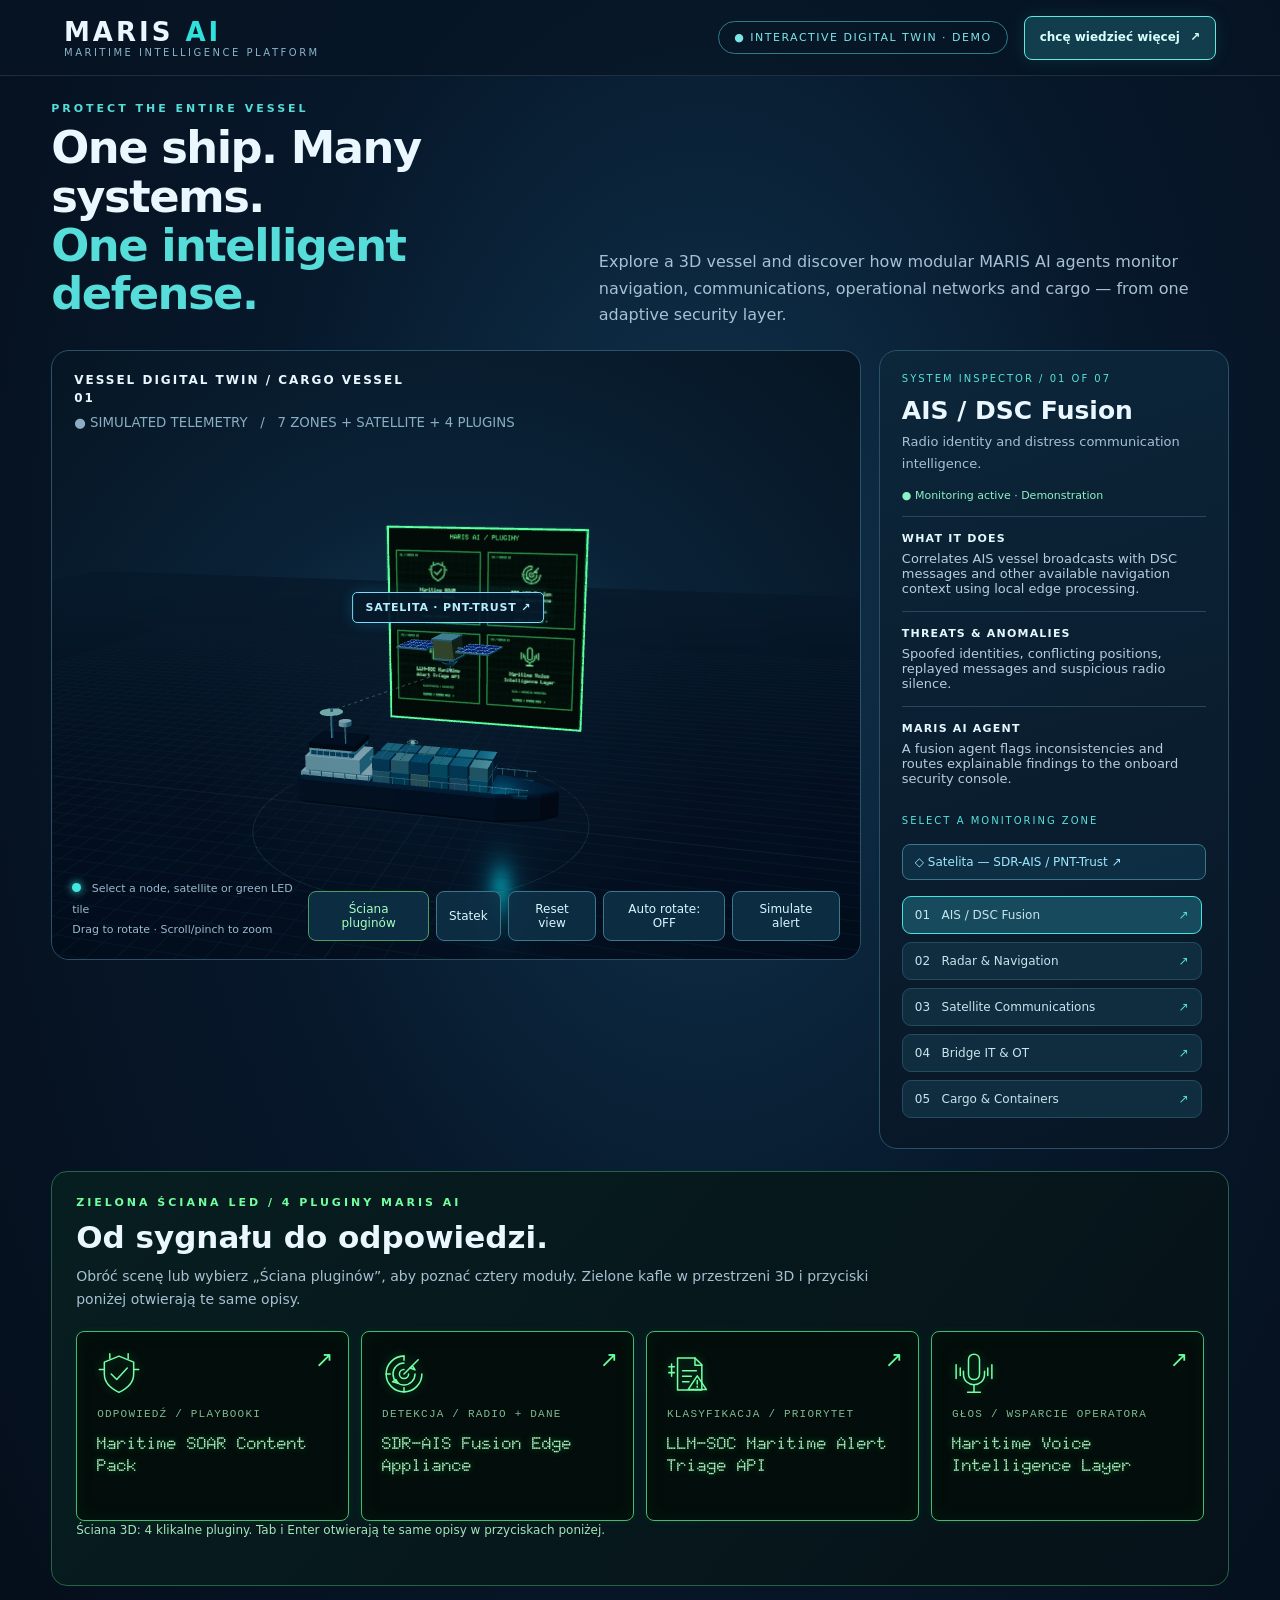
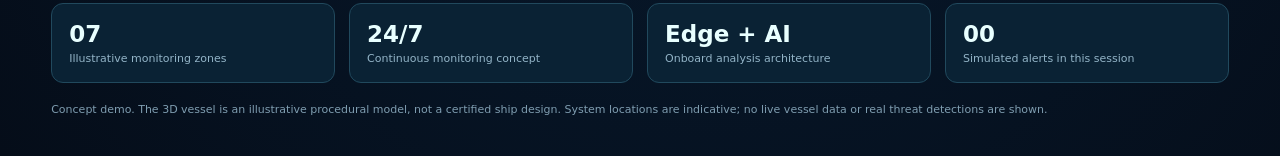
<file: index.html>
<!doctype html><html lang="en"><head><meta charset="utf-8"><meta name="viewport" content="width=device-width,initial-scale=1"><title>MARIS AI | Ship Security Digital Twin</title><style>
:root{font-family:Inter,ui-sans-serif,system-ui,Arial;color:#eaf7ff;background:#06101e}*{box-sizing:border-box}body{margin:0;background:radial-gradient(ellipse at 55% 35%,#103550 0,#07182b 45%,#050d19 100%);min-height:100vh}header{height:76px;display:flex;align-items:center;justify-content:space-between;padding:0 5%;border-bottom:1px solid #ffffff1b;background:#071524a8}.logo{font-size:26px;font-weight:850;letter-spacing:3px}.logo span{color:#2fe0db}.sub{font-size:10px;letter-spacing:2.5px;color:#8ab4ca}.tag{border:1px solid #2c7b89;color:#7be6e6;border-radius:30px;padding:9px 15px;font-size:11px;letter-spacing:1.5px}main{padding:26px 4%;max-width:1700px;margin:auto}.intro{display:flex;justify-content:space-between;gap:24px;align-items:end;margin-bottom:22px}.eyebrow{color:#54dcd9;letter-spacing:3px;font-size:11px;font-weight:700}h1{font-size:clamp(27px,3.5vw,49px);line-height:1.09;letter-spacing:-1.5px;margin:9px 0}p{color:#a7c1d3;line-height:1.65}.intro p{max-width:630px;margin:0}.layout{display:grid;grid-template-columns:minmax(0,1fr) 350px;gap:18px}.viewer{position:relative;height:610px;border:1px solid #2a5165;border-radius:18px;overflow:hidden;background:radial-gradient(ellipse at 50% 65%,#17415a 0%,#0a2237 43%,#061523 100%)}#scene{position:absolute;inset:0}.hud{position:absolute;left:22px;top:20px;pointer-events:none}.hud b{display:block;font-size:12px;letter-spacing:2px}.hud small{display:block;color:#8aaec2;margin-top:8px}.bottom{position:absolute;bottom:18px;left:20px;right:20px;display:flex;justify-content:space-between;align-items:end;pointer-events:none}.legend{font-size:11px;color:#99b9cb;line-height:1.9}.legend i{display:inline-block;width:9px;height:9px;background:#42e8e0;border-radius:50%;box-shadow:0 0 9px #42e8e0;margin-right:7px}.controls{pointer-events:auto;display:flex;gap:7px}button{font:inherit;cursor:pointer}.btn{background:#0e3046e8;color:#d8f7ff;border:1px solid #3a778b;padding:10px 12px;border-radius:8px;font-size:12px}.btn:hover,.btn.active{background:#155b70;border-color:#58e5df}.panel{border:1px solid #2a5165;border-radius:18px;background:linear-gradient(160deg,#0c263a,#081625);padding:22px;display:flex;flex-direction:column;min-height:610px}.panel .overline{font-size:10px;letter-spacing:2px;color:#56e1da}.panel h2{font-size:25px;margin:12px 0 6px}.panel .desc{font-size:13px;margin:0 0 15px}.panel .status{font-size:11px;color:#8ef0c4;margin-bottom:14px}.detail{border-top:1px solid #28475b;padding:15px 0;font-size:13px;color:#b6cddd}.detail strong{display:block;color:#e5f8ff;font-size:11px;letter-spacing:1.2px;margin-bottom:6px}.system-list{display:grid;gap:8px;margin-top:auto;max-height:230px;overflow:auto;padding-right:4px}.system{display:flex;justify-content:space-between;align-items:center;text-align:left;width:100%;border:1px solid #244c60;background:#102d40;color:#c8e4ee;padding:11px 12px;border-radius:9px;font-size:12px}.system:hover,.system.selected{border-color:#46e4df;background:#164a5c}.system span:last-child{color:#55ddd7}.metrics{display:grid;grid-template-columns:repeat(4,1fr);gap:14px;margin-top:17px}.metric{border:1px solid #21495d;border-radius:12px;background:#0a2234;padding:17px}.metric b{font-size:23px;color:#e8ffff}.metric span{display:block;font-size:11px;color:#93b4c7;margin-top:5px}.notice{font-size:11px;color:#7f9db0;margin-top:18px}.alerts{color:#ffc178!important}.mobilehint{display:none}@media(max-width:1000px){.layout{grid-template-columns:1fr}.viewer{height:510px}.panel{min-height:unset}.system-list{grid-template-columns:repeat(2,1fr);display:grid;max-height:unset}.intro{display:block}.metrics{grid-template-columns:repeat(2,1fr)}}@media(max-width:600px){header{padding:0 5%;height:65px}.tag{display:none}main{padding:23px 3%}.viewer{height:410px}.hud{left:13px;top:13px}.bottom{left:12px;right:12px}.controls{flex-wrap:wrap;justify-content:flex-end}.btn{padding:8px}.legend{font-size:10px}.system-list{grid-template-columns:1fr}.mobilehint{display:block}}

.satellite-label{position:absolute;z-index:3;transform:translate(-50%,-100%);border:1px solid #78dcff;background:#061a2bef;color:#b7eeff;padding:8px 12px;font-size:11px;font-weight:700;letter-spacing:.8px;border-radius:5px;box-shadow:0 0 15px #36bdeb30;white-space:nowrap}
.satellite-label:hover{background:#143d53;box-shadow:0 0 18px #63dcff66}
.satellite-access{margin:8px 0 16px;text-align:left;width:100%;color:#9ce8ff}
.led-dialog{color:#84c9ff;background:#020812;border:2px solid #5ae6df;border-radius:16px;padding:30px;max-width:720px;width:calc(100% - 32px);max-height:86dvh;overflow:auto;box-shadow:0 0 18px #41e5df65,inset 0 0 28px #142d4b;}
.led-dialog::backdrop{background:#020711cf;backdrop-filter:blur(5px)}
.led-dialog h2{font-size:clamp(23px,4vw,34px);color:#89d7ff;text-shadow:0 0 14px #2d93e980;margin:14px 38px 8px 0;line-height:1.2}
.led-dialog h3{color:#80caff;font:700 17px ui-monospace,monospace;letter-spacing:.3px}
.led-dialog p{color:#9bcffe;font-size:15px;line-height:1.75}
.led-dialog .dialog-kicker{color:#6fece5;font:700 11px ui-monospace,monospace;letter-spacing:1.6px}
.dialog-close{position:absolute;right:14px;top:14px;min-width:44px;min-height:44px;font-size:22px;color:#bcf3ff;background:#102a40;border:1px solid #386985;border-radius:9px}
.satellite-flow{display:flex;gap:8px;flex-wrap:wrap;margin:22px 0}.satellite-flow span{padding:10px 12px;background:#0b2032;border:1px solid #255a76;border-radius:5px;font:13px ui-monospace,monospace}
.source-note{font-size:11px!important;border-top:1px solid #214b65;padding-top:15px;color:#7d99b1!important}
.scene-error{position:absolute;inset:25%;background:#081d30;padding:24px;border:1px solid #355970;border-radius:12px;z-index:5;font-size:14px}.scene-error p{font-size:12px}
button:focus-visible,a:focus-visible{outline:3px solid #fff59c;outline-offset:4px}
@media(max-width:600px){.led-dialog{padding:24px 20px}.satellite-label{font-size:9px;padding:6px 8px}.scene-error{inset:25% 7%}.satellite-flow span{font-size:11px}.led-dialog p{font-size:14px}}
@media(prefers-reduced-motion:reduce){*{scroll-behavior:auto!important}}

@font-face{font-family:Doto;src:url('grafiki/Doto.ttf') format('truetype');font-style:normal;font-weight:100 900;font-display:swap}
.plugin-explorer{margin-top:22px;padding:24px;border:1px solid #236447;border-radius:16px;background:linear-gradient(130deg,#071e20,#061219);position:relative}
.plugin-explorer .eyebrow{color:#72ff9d}.plugin-explorer h2{font-size:clamp(23px,3vw,31px);margin:10px 0}.plugin-explorer>p{margin:0 0 20px;font-size:14px;max-width:800px}
.plugin-access-grid{display:grid;grid-template-columns:repeat(4,minmax(0,1fr));gap:12px}
.led-plugin{display:flex;flex-direction:column;align-items:flex-start;gap:12px;position:relative;text-align:left;min-height:190px;padding:20px;background:#030d0b;color:#a8ffc6;border:1px solid #46b96d;border-radius:8px;box-shadow:inset 0 0 18px #0c4c2529,0 0 9px #20ff6810}
.led-plugin::after{content:'↗';position:absolute;right:15px;top:15px;color:#69ff9e;font-size:22px}.led-plugin:hover{border-color:#9cffbe;background:#0b2518;box-shadow:0 0 20px #30ff682e}.led-plugin strong{color:#baffce;font:800 17px/1.3 Doto,ui-monospace,monospace;text-shadow:0 0 7px #2fff6370;max-width:230px}.led-plugin small{font:11px ui-monospace,monospace;letter-spacing:1.2px;color:#7fba91}
.plugin-icon{display:block;width:44px;height:44px;flex-shrink:0;color:#76ffa6;filter:drop-shadow(0 0 5px #20fc6f55)}.plugin-icon svg{display:block;width:100%;height:100%}
.wall-view{border-color:#4a9e65;color:#a7ffbd}.viewer .hud b{max-width:80%;line-height:1.5}.viewer .legend{max-width:53%}
.plugin-dialog{max-width:1050px;width:calc(100% - 32px);background:#010607;border:2px solid #65ff93;box-shadow:0 0 22px #39ff7760,inset 0 0 35px #0a3d241f;border-radius:12px;padding:30px}
.plugin-dialog .dialog-kicker{color:#70ff9f}.plugin-dialog h2{font:800 clamp(23px,3.8vw,34px)/1.2 Doto,ui-monospace,monospace;letter-spacing:0;color:#8cd5ff;text-shadow:0 0 9px #2ca9ff70;margin-top:10px}
.plugin-dialog .dialog-close{border-color:#3ba961;background:#0b2318}.plugin-dialog-header{display:flex;align-items:center;gap:15px;padding-right:40px}.plugin-dialog-header .plugin-icon{width:55px;height:55px}
.plugin-dialog-layout{display:grid;grid-template-columns:minmax(0,1.1fr) minmax(0,1fr);gap:24px;margin-top:20px;align-items:start}.plugin-copy p,.plugin-copy li,.plugin-copy h3{font-family:Doto,ui-monospace,monospace;font-weight:800;color:#8fcdff;text-shadow:0 0 6px #168eff65;font-size:17px;line-height:1.65;letter-spacing:.01em}
.plugin-copy p{margin:0 0 18px}.plugin-copy h3{font-size:19px;margin:18px 0 8px}.plugin-copy ul{margin:0;padding-left:21px}.plugin-copy li{margin:0 0 11px}.plugin-dialog.solid-type .plugin-copy *{font-family:ui-monospace,monospace;font-weight:500;text-shadow:none;font-size:15px;letter-spacing:0}
.plugin-figure{margin:0;position:sticky;top:0}.plugin-figure img{width:100%;height:auto;aspect-ratio:3/2;object-fit:cover;display:block;border:1px solid #2c8060;border-radius:8px;box-shadow:0 0 18px #12a96025}.plugin-figure figcaption{font-size:11px;line-height:1.6;color:#7cacbb;margin-top:10px}.type-toggle{margin-bottom:17px;font-size:11px}.plugin-dialog .source-note{font-family:ui-monospace,monospace;line-height:1.6;margin-bottom:0}
body:has(dialog[open]){overflow:hidden}.viewer canvas{display:block;touch-action:none}#scene-status{font-size:12px;color:#a5e4b8}
@media(max-width:1100px){.plugin-access-grid{grid-template-columns:repeat(2,minmax(0,1fr))}.viewer .legend{font-size:10px}}
@media(max-width:600px){.plugin-explorer{padding:20px 14px}.plugin-access-grid{gap:8px}.led-plugin{padding:16px 12px;min-height:185px;gap:10px}.led-plugin strong{font-size:16px;overflow-wrap:anywhere}.led-plugin small{font-size:9px;letter-spacing:.5px}.plugin-dialog{padding:24px 18px}.plugin-dialog-layout{grid-template-columns:1fr;gap:18px}.plugin-figure{position:static;grid-row:1}.plugin-copy p,.plugin-copy li{font-size:17px}.plugin-dialog-header{gap:10px}.plugin-dialog-header .plugin-icon{width:36px;height:36px}.viewer{height:510px}.viewer .bottom{gap:12px;align-items:flex-end}.viewer .controls{max-width:57%;gap:5px}.viewer .legend{max-width:41%;line-height:1.7}.viewer .hud small{max-width:90%;font-size:9px;line-height:1.7}.viewer .hud b{font-size:10px}.scene-error{inset:25% 6%}}

header{gap:16px}.header-brand{min-width:0}.header-actions{display:flex;align-items:center;justify-content:flex-end;gap:16px;flex-shrink:0}
.knowledge-link{display:inline-flex;align-items:center;justify-content:center;gap:10px;min-height:44px;padding:10px 15px;border:1px solid #65e8dc;border-radius:8px;background:#123d4c;color:#d8ffff;text-decoration:none;font:700 12px/1.35 ui-sans-serif,system-ui,Arial;box-shadow:0 0 18px #30dbbd20}
.knowledge-link:hover{background:#1a5863;border-color:#acfff1}.knowledge-link:focus-visible{outline:3px solid #fff59c;outline-offset:4px}
@media(max-width:1000px){.header-actions .tag{display:none}}
@media(max-width:600px){header{gap:8px;min-height:76px;height:auto;padding-top:10px;padding-bottom:10px}.header-brand .logo{font-size:20px;letter-spacing:1.5px;white-space:nowrap}.header-brand .sub{font-size:8px;letter-spacing:.6px;line-height:1.5;max-width:135px}.header-actions{gap:0}.knowledge-link{padding:10px;font-size:11px;gap:6px}}
</style></head><body data-page="home"><header><div class="header-brand"><div class="logo">MARIS<span> AI</span></div><div class="sub">MARITIME INTELLIGENCE PLATFORM</div></div><div class="header-actions"><div class="tag">● INTERACTIVE DIGITAL TWIN · DEMO</div><nav aria-label="Baza wiedzy" lang="pl"><a id="knowledge-link" class="knowledge-link" href="bazaWiedzy/slowniczek.html">chcę wiedzieć więcej <span aria-hidden="true">↗</span></a></nav></div></header><main><div class="intro"><div><div class="eyebrow">PROTECT THE ENTIRE VESSEL</div><h1>One ship. Many systems.<br><span style="color:#56dcd9">One intelligent defense.</span></h1></div><p>Explore a 3D vessel and discover how modular MARIS AI agents monitor navigation, communications, operational networks and cargo — from one adaptive security layer.</p></div><div class="layout"><section class="viewer"><div id="scene"></div><button id="satellite-select" class="satellite-label" aria-haspopup="dialog" aria-controls="satellite-dialog">SATELITA · PNT-TRUST ↗</button><div class="hud"><b>VESSEL DIGITAL TWIN / CARGO VESSEL 01</b><small>● SIMULATED TELEMETRY &nbsp; / &nbsp; 7 ZONES + SATELLITE + 4 PLUGINS</small></div><div class="bottom"><div class="legend"><div><i></i> Select a node, satellite or green LED tile</div><div>Drag to rotate · Scroll/pinch to zoom</div></div><div class="controls"><button class="btn wall-view" id="wall-view" lang="pl">Ściana pluginów</button><button class="btn" id="ship-view" lang="pl">Statek</button><button class="btn" id="reset">Reset view</button><button class="btn active" id="rotate">Auto rotate: ON</button><button class="btn" id="alert">Simulate alert</button></div></div></section><aside class="panel"><div class="overline">SYSTEM INSPECTOR / <span id="index">01</span> OF 07</div><h2 id="title">AIS / DSC Fusion</h2><p class="desc" id="desc"></p><div class="status" id="status">● Monitoring active · Demonstration</div><div class="detail"><strong>WHAT IT DOES</strong><div id="what"></div></div><div class="detail"><strong>THREATS & ANOMALIES</strong><div id="threat"></div></div><div class="detail"><strong>MARIS AI AGENT</strong><div id="agent"></div></div><div class="overline" style="margin:14px 0 10px">SELECT A MONITORING ZONE</div><button class="btn satellite-access" id="satellite-access" aria-haspopup="dialog" aria-controls="satellite-dialog">◇ Satelita — SDR-AIS / PNT-Trust ↗</button><div class="system-list" id="systems"></div></aside></div><section class="plugin-explorer" lang="pl" aria-labelledby="plugins-title">
  <div class="eyebrow">ZIELONA ŚCIANA LED / 4 PLUGINY MARIS AI</div>
  <h2 id="plugins-title">Od sygnału do odpowiedzi.</h2>
  <p>Obróć scenę lub wybierz „Ściana pluginów”, aby poznać cztery moduły. Zielone kafle w przestrzeni 3D i przyciski poniżej otwierają te same opisy.</p>
  <div id="plugin-access" class="plugin-access-grid"></div>
  <p id="scene-status" role="status">Możesz też wybrać plugin klawiaturą: Tab, następnie Enter.</p>
  <noscript><p>Włącz JavaScript, aby uruchomić scenę WebGL oraz opisy pluginów.</p></noscript>
</section><div class="metrics"><div class="metric"><b>07</b><span>Illustrative monitoring zones</span></div><div class="metric"><b>24/7</b><span>Continuous monitoring concept</span></div><div class="metric"><b>Edge + AI</b><span>Onboard analysis architecture</span></div><div class="metric"><b id="alertcount">00</b><span>Simulated alerts in this session</span></div></div><p class="notice">Concept demo. The 3D vessel is an illustrative procedural model, not a certified ship design. System locations are indicative; no live vessel data or real threat detections are shown.</p></main>
<dialog id="satellite-dialog" class="led-dialog" lang="pl" aria-labelledby="satellite-title">
  <button class="dialog-close" id="satellite-close" aria-label="Zamknij opis satelity" autofocus>×</button>
  <div class="dialog-kicker">SATELITA / ZAUFANIE DO POZYCJI I CZASU</div>
  <h2 id="satellite-title">SDR-AIS Fusion Edge<br>+ PNT-Trust</h2>
  <p>Satelita przedstawia źródło sygnału nawigacyjnego GNSS. Najbliżej związany z nim jest plugin <strong>SDR-AIS Fusion Edge Appliance</strong>, współpracujący z przekrojową warstwą <strong>PNT-Trust</strong>.</p>
  <div class="satellite-flow" aria-label="Przepływ informacji"><span>01 · Sygnał GNSS</span><span>02 · Ocena PNT-Trust</span><span>03 · Alert integralności</span></div>
  <h3>Co wnosi PNT-Trust?</h3>
  <p>Łączy status uwierzytelnienia danych nawigacyjnych, informacje z toru radiowego i ocenę zakłóceń. Wynik agreguje do podpisanego wskaźnika poziomu integralności pozycji i czasu: PIL-1, PIL-2 lub PIL-3.</p>
  <h3>Jak współpracuje z pluginem?</h3>
  <p>SDR-AIS porównuje ślady AIS z sygnałami radiowymi VHF DSC. PNT-Trust uzupełnia ten obraz o ocenę wiarygodności pozycji i czasu z GNSS. Wspólnie dostarczają kontekstu do wykrywania niespójnych pozycji, zakłóceń i podejrzeń podszywania się pod sygnał.</p>
  <h3>Granice działania</h3>
  <p>OSNMA uwierzytelnia dane nawigacyjne; nie chroni przed zagłuszaniem. PNT-Trust jest warstwą wspólną portfela, a SDR-AIS monitorem integralności. Wizualizacja pokazuje koncepcję — nie jest źródłem nawigacyjnym ani telemetrią prawdziwego satelity.</p>
  <p class="source-note">Na podstawie: „MARIS.AI — Przewodnik po pluginach i sub-systemach”, 04.10.2026, rozdz. 2.2 (s. 4) i 3.3 (s. 7). Opis skrócony.</p>
</dialog>
<dialog id="plugin-dialog" class="led-dialog plugin-dialog" lang="pl" aria-labelledby="plugin-title">
  <button class="dialog-close" id="plugin-close" aria-label="Zamknij opis pluginu" autofocus>×</button>
  <div class="plugin-dialog-header"><span id="plugin-dialog-icon" class="plugin-icon" aria-hidden="true"></span><div><div class="dialog-kicker" id="plugin-role"></div><h2 id="plugin-title"></h2></div></div>
  <div class="plugin-dialog-layout">
    <div><button class="btn type-toggle" id="plugin-type-toggle" aria-pressed="false">Czytelniejszy tekst</button><div id="plugin-copy" class="plugin-copy"></div></div>
    <figure class="plugin-figure"><img id="plugin-image" width="1536" height="1024" alt=""><figcaption>Ilustracja koncepcyjna wygenerowana przez AI. Nie przedstawia wdrożenia ani interfejsu gotowego produktu.</figcaption></figure>
  </div>
  <p class="source-note" id="plugin-source"></p>
</dialog>
<script defer src="skryptymariswww.js"></script></body></html>
</file>
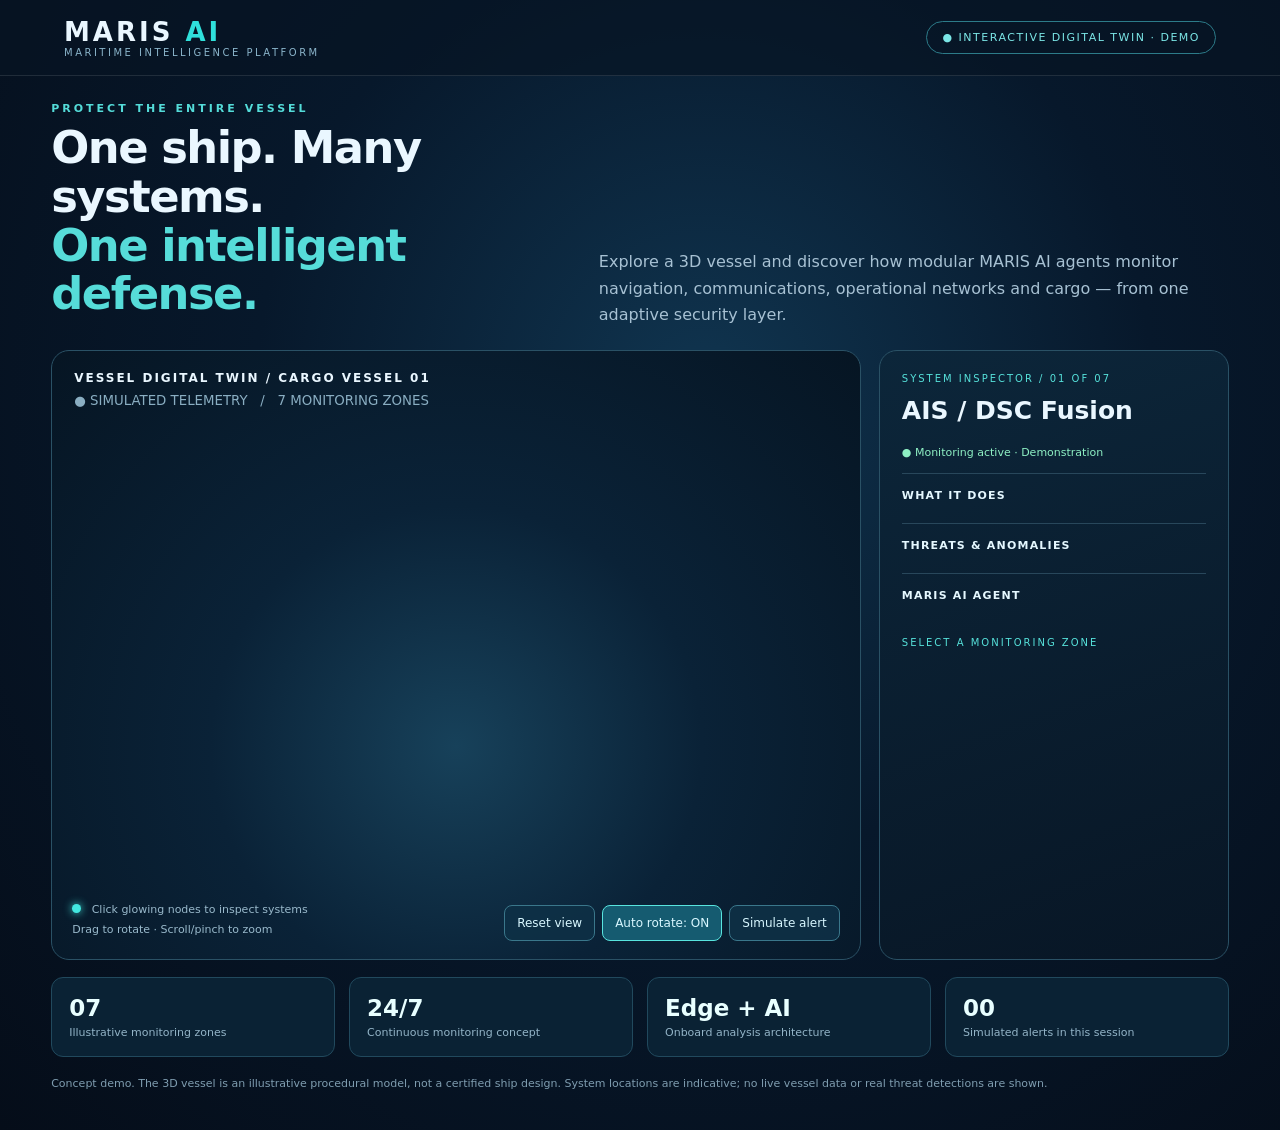
<file: _work/original/index.html>
<!doctype html><html lang="en"><head><meta charset="utf-8"><meta name="viewport" content="width=device-width,initial-scale=1"><title>MARIS AI | Ship Security Digital Twin</title><style>
:root{font-family:Inter,ui-sans-serif,system-ui,Arial;color:#eaf7ff;background:#06101e}*{box-sizing:border-box}body{margin:0;background:radial-gradient(ellipse at 55% 35%,#103550 0,#07182b 45%,#050d19 100%);min-height:100vh}header{height:76px;display:flex;align-items:center;justify-content:space-between;padding:0 5%;border-bottom:1px solid #ffffff1b;background:#071524a8}.logo{font-size:26px;font-weight:850;letter-spacing:3px}.logo span{color:#2fe0db}.sub{font-size:10px;letter-spacing:2.5px;color:#8ab4ca}.tag{border:1px solid #2c7b89;color:#7be6e6;border-radius:30px;padding:9px 15px;font-size:11px;letter-spacing:1.5px}main{padding:26px 4%;max-width:1700px;margin:auto}.intro{display:flex;justify-content:space-between;gap:24px;align-items:end;margin-bottom:22px}.eyebrow{color:#54dcd9;letter-spacing:3px;font-size:11px;font-weight:700}h1{font-size:clamp(27px,3.5vw,49px);line-height:1.09;letter-spacing:-1.5px;margin:9px 0}p{color:#a7c1d3;line-height:1.65}.intro p{max-width:630px;margin:0}.layout{display:grid;grid-template-columns:minmax(0,1fr) 350px;gap:18px}.viewer{position:relative;height:610px;border:1px solid #2a5165;border-radius:18px;overflow:hidden;background:radial-gradient(ellipse at 50% 65%,#17415a 0%,#0a2237 43%,#061523 100%)}#scene{position:absolute;inset:0}.hud{position:absolute;left:22px;top:20px;pointer-events:none}.hud b{display:block;font-size:12px;letter-spacing:2px}.hud small{display:block;color:#8aaec2;margin-top:8px}.bottom{position:absolute;bottom:18px;left:20px;right:20px;display:flex;justify-content:space-between;align-items:end;pointer-events:none}.legend{font-size:11px;color:#99b9cb;line-height:1.9}.legend i{display:inline-block;width:9px;height:9px;background:#42e8e0;border-radius:50%;box-shadow:0 0 9px #42e8e0;margin-right:7px}.controls{pointer-events:auto;display:flex;gap:7px}button{font:inherit;cursor:pointer}.btn{background:#0e3046e8;color:#d8f7ff;border:1px solid #3a778b;padding:10px 12px;border-radius:8px;font-size:12px}.btn:hover,.btn.active{background:#155b70;border-color:#58e5df}.panel{border:1px solid #2a5165;border-radius:18px;background:linear-gradient(160deg,#0c263a,#081625);padding:22px;display:flex;flex-direction:column;min-height:610px}.panel .overline{font-size:10px;letter-spacing:2px;color:#56e1da}.panel h2{font-size:25px;margin:12px 0 6px}.panel .desc{font-size:13px;margin:0 0 15px}.panel .status{font-size:11px;color:#8ef0c4;margin-bottom:14px}.detail{border-top:1px solid #28475b;padding:15px 0;font-size:13px;color:#b6cddd}.detail strong{display:block;color:#e5f8ff;font-size:11px;letter-spacing:1.2px;margin-bottom:6px}.system-list{display:grid;gap:8px;margin-top:auto;max-height:230px;overflow:auto;padding-right:4px}.system{display:flex;justify-content:space-between;align-items:center;text-align:left;width:100%;border:1px solid #244c60;background:#102d40;color:#c8e4ee;padding:11px 12px;border-radius:9px;font-size:12px}.system:hover,.system.selected{border-color:#46e4df;background:#164a5c}.system span:last-child{color:#55ddd7}.metrics{display:grid;grid-template-columns:repeat(4,1fr);gap:14px;margin-top:17px}.metric{border:1px solid #21495d;border-radius:12px;background:#0a2234;padding:17px}.metric b{font-size:23px;color:#e8ffff}.metric span{display:block;font-size:11px;color:#93b4c7;margin-top:5px}.notice{font-size:11px;color:#7f9db0;margin-top:18px}.alerts{color:#ffc178!important}.mobilehint{display:none}@media(max-width:1000px){.layout{grid-template-columns:1fr}.viewer{height:510px}.panel{min-height:unset}.system-list{grid-template-columns:repeat(2,1fr);display:grid;max-height:unset}.intro{display:block}.metrics{grid-template-columns:repeat(2,1fr)}}@media(max-width:600px){header{padding:0 5%;height:65px}.tag{display:none}main{padding:23px 3%}.viewer{height:410px}.hud{left:13px;top:13px}.bottom{left:12px;right:12px}.controls{flex-wrap:wrap;justify-content:flex-end}.btn{padding:8px}.legend{font-size:10px}.system-list{grid-template-columns:1fr}.mobilehint{display:block}}
</style></head><body><header><div><div class="logo">MARIS<span> AI</span></div><div class="sub">MARITIME INTELLIGENCE PLATFORM</div></div><div class="tag">● INTERACTIVE DIGITAL TWIN · DEMO</div></header><main><div class="intro"><div><div class="eyebrow">PROTECT THE ENTIRE VESSEL</div><h1>One ship. Many systems.<br><span style="color:#56dcd9">One intelligent defense.</span></h1></div><p>Explore a 3D vessel and discover how modular MARIS AI agents monitor navigation, communications, operational networks and cargo — from one adaptive security layer.</p></div><div class="layout"><section class="viewer"><div id="scene"></div><div class="hud"><b>VESSEL DIGITAL TWIN / CARGO VESSEL 01</b><small>● SIMULATED TELEMETRY &nbsp; / &nbsp; 7 MONITORING ZONES</small></div><div class="bottom"><div class="legend"><div><i></i> Click glowing nodes to inspect systems</div><div>Drag to rotate · Scroll/pinch to zoom</div></div><div class="controls"><button class="btn" id="reset">Reset view</button><button class="btn active" id="rotate">Auto rotate: ON</button><button class="btn" id="alert">Simulate alert</button></div></div></section><aside class="panel"><div class="overline">SYSTEM INSPECTOR / <span id="index">01</span> OF 07</div><h2 id="title">AIS / DSC Fusion</h2><p class="desc" id="desc"></p><div class="status" id="status">● Monitoring active · Demonstration</div><div class="detail"><strong>WHAT IT DOES</strong><div id="what"></div></div><div class="detail"><strong>THREATS & ANOMALIES</strong><div id="threat"></div></div><div class="detail"><strong>MARIS AI AGENT</strong><div id="agent"></div></div><div class="overline" style="margin:14px 0 10px">SELECT A MONITORING ZONE</div><div class="system-list" id="systems"></div></aside></div><div class="metrics"><div class="metric"><b>07</b><span>Illustrative monitoring zones</span></div><div class="metric"><b>24/7</b><span>Continuous monitoring concept</span></div><div class="metric"><b>Edge + AI</b><span>Onboard analysis architecture</span></div><div class="metric"><b id="alertcount">00</b><span>Simulated alerts in this session</span></div></div><p class="notice">Concept demo. The 3D vessel is an illustrative procedural model, not a certified ship design. System locations are indicative; no live vessel data or real threat detections are shown.</p></main><script type="module">
import * as THREE from 'https://esm.sh/three@0.180.0';import {OrbitControls} from 'https://esm.sh/three@0.180.0/examples/jsm/controls/OrbitControls.js';
const systems=[
{name:'AIS / DSC Fusion',pos:[-1.4,3.4,-0.3],desc:'Radio identity and distress communication intelligence.',what:'Correlates AIS vessel broadcasts with DSC messages and other available navigation context using local edge processing.',threat:'Spoofed identities, conflicting positions, replayed messages and suspicious radio silence.',agent:'A fusion agent flags inconsistencies and routes explainable findings to the onboard security console.'},
{name:'Radar & Navigation',pos:[-0.6,4.35,-0.15],desc:'Integrity checks for bridge navigation data.',what:'Cross-checks radar and navigation inputs with reported vessel position and motion.',threat:'GNSS anomalies, contradictory tracks, unexpected route changes and sensor inconsistencies.',agent:'A navigation agent compares independent signals and escalates high-confidence discrepancies.'},
{name:'Satellite Communications',pos:[-2.7,3.4,0.55],desc:'Monitoring the vessel’s external connectivity.',what:'Observes approved satellite and shore communication paths, connection metadata and policy compliance.',threat:'Unexpected destinations, abnormal traffic patterns and suspicious remote access attempts.',agent:'A communications agent assesses traffic patterns and suggests containment actions under operator control.'},
{name:'Bridge IT & OT',pos:[-2.8,2.55,-1.25],desc:'Protection for critical bridge and operational systems.',what:'Maps relevant onboard networks and monitors events from authorized IT and OT integrations.',threat:'Lateral movement, unauthorized configuration changes and unusual device communications.',agent:'A defensive agent correlates events across systems while respecting operational safety boundaries.'},
{name:'Cargo & Containers',pos:[2.1,2.05,0.95],desc:'Security visibility around cargo operations.',what:'Combines available cargo monitoring, access logs and equipment telemetry in one view.',threat:'Unexpected access, tampering indicators and unusual environmental or equipment readings.',agent:'A cargo agent highlights anomalies and supplies contextual incident summaries.'},
{name:'Engine Room / OT',pos:[-4.4,1.3,0.85],desc:'Operational technology monitoring below deck.',what:'Observes permitted propulsion, machinery and industrial network telemetry without directly controlling equipment.',threat:'Unusual control commands, device faults, configuration drift and unauthorized connections.',agent:'An OT agent prioritizes alerts based on operational context and human-approved response policies.'},
{name:'MARIS AI Core',pos:[0.2,2.7,-0.1],desc:'Modular correlation, orchestration and agent governance.',what:'Brings findings from specialized agents into a common incident view with audit trails and configurable access controls.',threat:'Multi-system attack chains, correlated anomalies and risky agent actions.',agent:'A supervisory agent validates agent permissions, coordinates analysis and keeps response decisions auditable.'}
];
const root=document.getElementById('scene'),scene=new THREE.Scene();scene.fog=new THREE.FogExp2(0x071a2b,.012);const camera=new THREE.PerspectiveCamera(42,1,.1,150);camera.position.set(18,12,20);const renderer=new THREE.WebGLRenderer({antialias:true,alpha:true});renderer.setPixelRatio(Math.min(devicePixelRatio,2));renderer.outputColorSpace=THREE.SRGBColorSpace;renderer.toneMapping=THREE.ACESFilmicToneMapping;root.appendChild(renderer.domElement);const controls=new OrbitControls(camera,renderer.domElement);controls.target.set(0,1.6,0);controls.enableDamping=true;controls.minDistance=10;controls.maxDistance=39;controls.maxPolarAngle=Math.PI*.49;controls.autoRotate=true;controls.autoRotateSpeed=.5;scene.add(new THREE.HemisphereLight(0x92d9ff,0x062035,2.1));const light=new THREE.DirectionalLight(0xb7f6ff,3.4);light.position.set(-8,15,9);scene.add(light);const fill=new THREE.PointLight(0x19d9e6,45,25);fill.position.set(4,7,-5);scene.add(fill);
const ship=new THREE.Group();scene.add(ship);const mat=(color,metalness=.3,roughness=.5)=>new THREE.MeshStandardMaterial({color,metalness,roughness});const hull=mat(0x24435b,.7,.35),edge=mat(0x9bc9d7,.65,.32),deck=mat(0x24495b),white=mat(0xbad5dc,.25,.65),dark=mat(0x0c2535,.5,.3),glass=mat(0x2f8aa3,.55,.18),cyan=new THREE.MeshBasicMaterial({color:0x42f4e7});function box(w,h,d,x,y,z,m,parent=ship){const a=new THREE.Mesh(new THREE.BoxGeometry(w,h,d),m);a.position.set(x,y,z);parent.add(a);return a}function cylinder(r1,r2,h,x,y,z,m,parent=ship){const a=new THREE.Mesh(new THREE.CylinderGeometry(r1,r2,h,12),m);a.position.set(x,y,z);parent.add(a);return a}
// Ship's bow is +X. Shaped hull via custom extrusion.
const shape=new THREE.Shape();[[-7,-1.45],[4.8,-1.45],[7.2,-.7],[8,0],[7.2,.7],[4.8,1.45],[-7,1.45],[-7.5,.95],[-7.5,-.95]].forEach(([x,y],i)=>i?shape.lineTo(x,y):shape.moveTo(x,y));shape.closePath();const geo=new THREE.ExtrudeGeometry(shape,{depth:1.35,bevelEnabled:true,bevelThickness:.2,bevelSize:.18,bevelSegments:2});geo.rotateX(-Math.PI/2);const hullMesh=new THREE.Mesh(geo,hull);hullMesh.position.y=.7;ship.add(hullMesh);box(13.3,.15,2.65,-.05,2.1,0,deck);box(4.4,.25,2.7,-5.05,2.35,0,white);box(3.5,.95,2.4,-5.25,2.95,0,white);box(2.7,.65,2.2,-5.4,3.75,0,white);box(3,.34,2.3,-5.25,4.1,0,dark);for(let i=0;i<7;i++){box(.32,.24,.06,-6.4+i*.4,3.7,-1.23,glass);box(.32,.24,.06,-6.4+i*.4,3.7,1.23,glass)}cylinder(.08,.08,2,-5.7,5.1,0,edge);cylinder(.7,.7,.06,-5.7,5.9,0,cyan);cylinder(.05,.05,1.4,-4.5,4.9,.8,edge);cylinder(.38,.38,.28,-4.5,5.55,.8,white);for(let row=0;row<2;row++)for(let i=0;i<6;i++){const x=-2.1+i*1.18,z=row? .78:-.78;box(1.07,.76,1.28,x,2.55,z,mat([0x3d7484,0x627b84,0x326276,0x777d77,0x2b6372,0x586f7e][(i+row)%6],.3,.7));box(1.07,.76,1.28,x,3.34,z,mat([0x4d7984,0x436477,0x6d888c,0x2f5d70][(i+row)%4]));}for(let i=0;i<4;i++)box(.025,.06,2.6,-2.1+i*1.18,3.75,0,edge);for(let i=0;i<18;i++){let x=-6.6+i*.75;box(.05,.34,.05,x,2.45,-1.5,edge);box(.05,.34,.05,x,2.45,1.5,edge)}box(13.4,.035,.035,0,2.65,-1.5,edge);box(13.4,.035,.035,0,2.65,1.5,edge);
// sea grid and halo
const water=new THREE.Mesh(new THREE.PlaneGeometry(200,200),new THREE.MeshStandardMaterial({color:0x071f30,transparent:true,opacity:.8,roughness:.25,metalness:.5}));water.rotation.x=-Math.PI/2;water.position.y=-.3;scene.add(water);const grid=new THREE.GridHelper(100,80,0x1d657b,0x14374b);grid.position.y=-.25;grid.material.transparent=true;grid.material.opacity=.23;scene.add(grid);const ring=new THREE.Mesh(new THREE.RingGeometry(10,10.04,128),new THREE.MeshBasicMaterial({color:0x27d3df,transparent:true,opacity:.23,side:THREE.DoubleSide}));ring.rotation.x=-Math.PI/2;ring.position.y=-.2;scene.add(ring);
const markers=[],glows=[];systems.forEach((s,i)=>{const g=new THREE.Group();g.position.set(...s.pos);ship.add(g);const orb=new THREE.Mesh(new THREE.SphereGeometry(.13,18,12),new THREE.MeshBasicMaterial({color:0x52f5ed}));g.add(orb);const glow=new THREE.Mesh(new THREE.SphereGeometry(.27,18,12),new THREE.MeshBasicMaterial({color:0x32e5e3,transparent:true,opacity:.17,depthWrite:false}));g.add(glow);const torus=new THREE.Mesh(new THREE.TorusGeometry(.34,.017,6,32),new THREE.MeshBasicMaterial({color:0x44d9de,transparent:true,opacity:.8}));torus.rotation.x=Math.PI/2;g.add(torus);markers.push({g,orb,glow,torus});});
let selected=0,alertNum=0;const $=id=>document.getElementById(id);function choose(i){selected=i;const s=systems[i];$('index').textContent=String(i+1).padStart(2,'0');$('title').textContent=s.name;$('desc').textContent=s.desc;$('what').textContent=s.what;$('threat').textContent=s.threat;$('agent').textContent=s.agent;$('status').textContent='● Monitoring active · Demonstration';$('status').classList.remove('alerts');document.querySelectorAll('.system').forEach((el,j)=>el.classList.toggle('selected',i===j));}systems.forEach((s,i)=>{const b=document.createElement('button');b.className='system';b.innerHTML=`<span>${String(i+1).padStart(2,'0')} &nbsp; ${s.name}</span><span>↗</span>`;b.onclick=()=>choose(i);$('systems').appendChild(b)});choose(0);
$('reset').onclick=()=>{camera.position.set(18,12,20);controls.target.set(0,1.6,0);controls.update()};$('rotate').onclick=()=>{controls.autoRotate=!controls.autoRotate;$('rotate').textContent='Auto rotate: '+(controls.autoRotate?'ON':'OFF');$('rotate').classList.toggle('active',controls.autoRotate)};$('alert').onclick=()=>{alertNum++;$('alertcount').textContent=String(alertNum).padStart(2,'0');choose((selected+1)%systems.length);$('status').textContent='▲ SIMULATED ANOMALY · Review recommended';$('status').classList.add('alerts')};const raycaster=new THREE.Raycaster(),pointer=new THREE.Vector2();renderer.domElement.addEventListener('pointerup',e=>{if(Math.abs(e.clientX-(down?.x??e.clientX))>5||Math.abs(e.clientY-(down?.y??e.clientY))>5)return;const r=renderer.domElement.getBoundingClientRect();pointer.set((e.clientX-r.left)/r.width*2-1,-(e.clientY-r.top)/r.height*2+1);raycaster.setFromCamera(pointer,camera);const hit=raycaster.intersectObjects(markers.map(m=>m.glow));if(hit.length){const idx=markers.findIndex(m=>m.glow===hit[0].object);if(idx>=0)choose(idx)}});let down;renderer.domElement.addEventListener('pointerdown',e=>down={x:e.clientX,y:e.clientY});const clock=new THREE.Clock();function resize(){const w=root.clientWidth,h=root.clientHeight;renderer.setSize(w,h);camera.aspect=w/h;camera.updateProjectionMatrix()}new ResizeObserver(resize).observe(root);resize();function animate(){requestAnimationFrame(animate);const t=clock.getElapsedTime();markers.forEach((m,i)=>{const p=i===selected?1.25:1;m.glow.scale.setScalar(p*(1+.2*Math.sin(t*2+i)));m.torus.scale.setScalar(p*(1+.1*Math.sin(t*1.6+i)));m.orb.material.color.setHex(i===selected?0xffffff:0x52f5ed)});controls.update();renderer.render(scene,camera)}animate();</script></body></html>
</file>
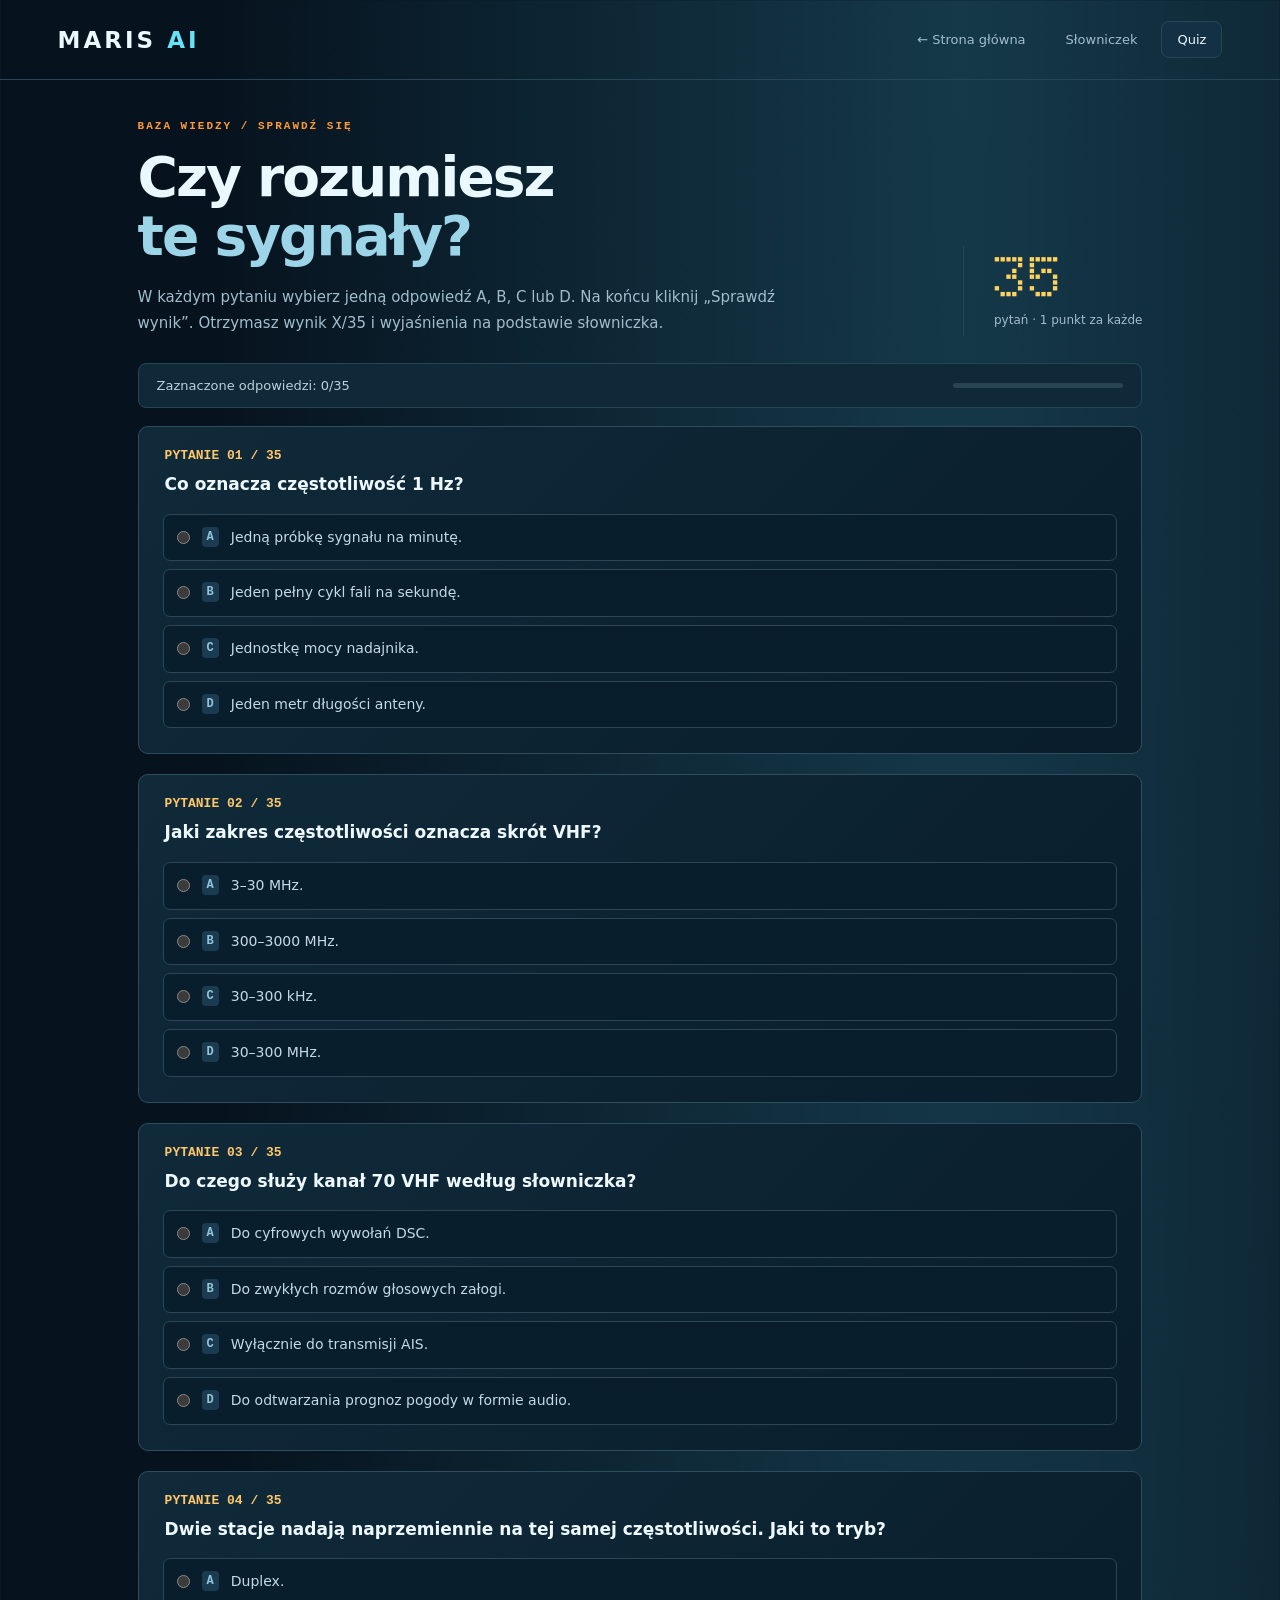
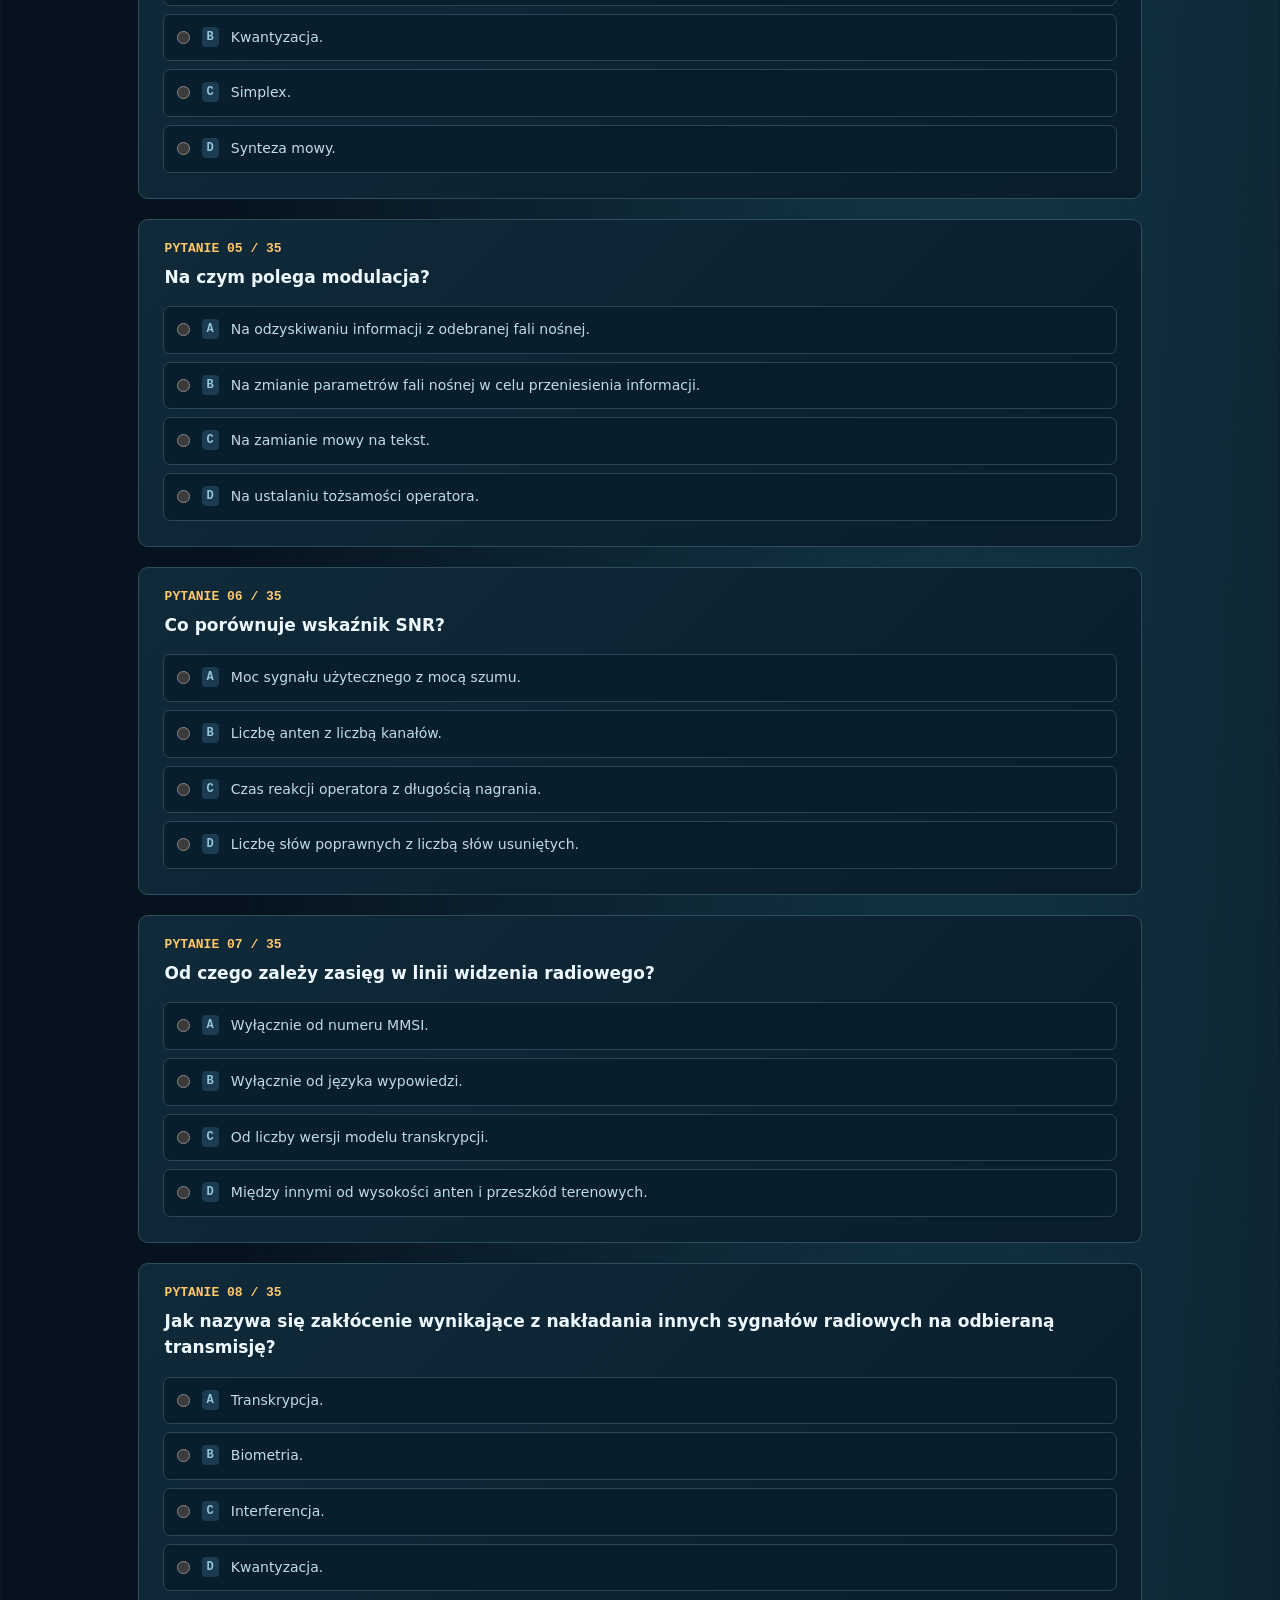
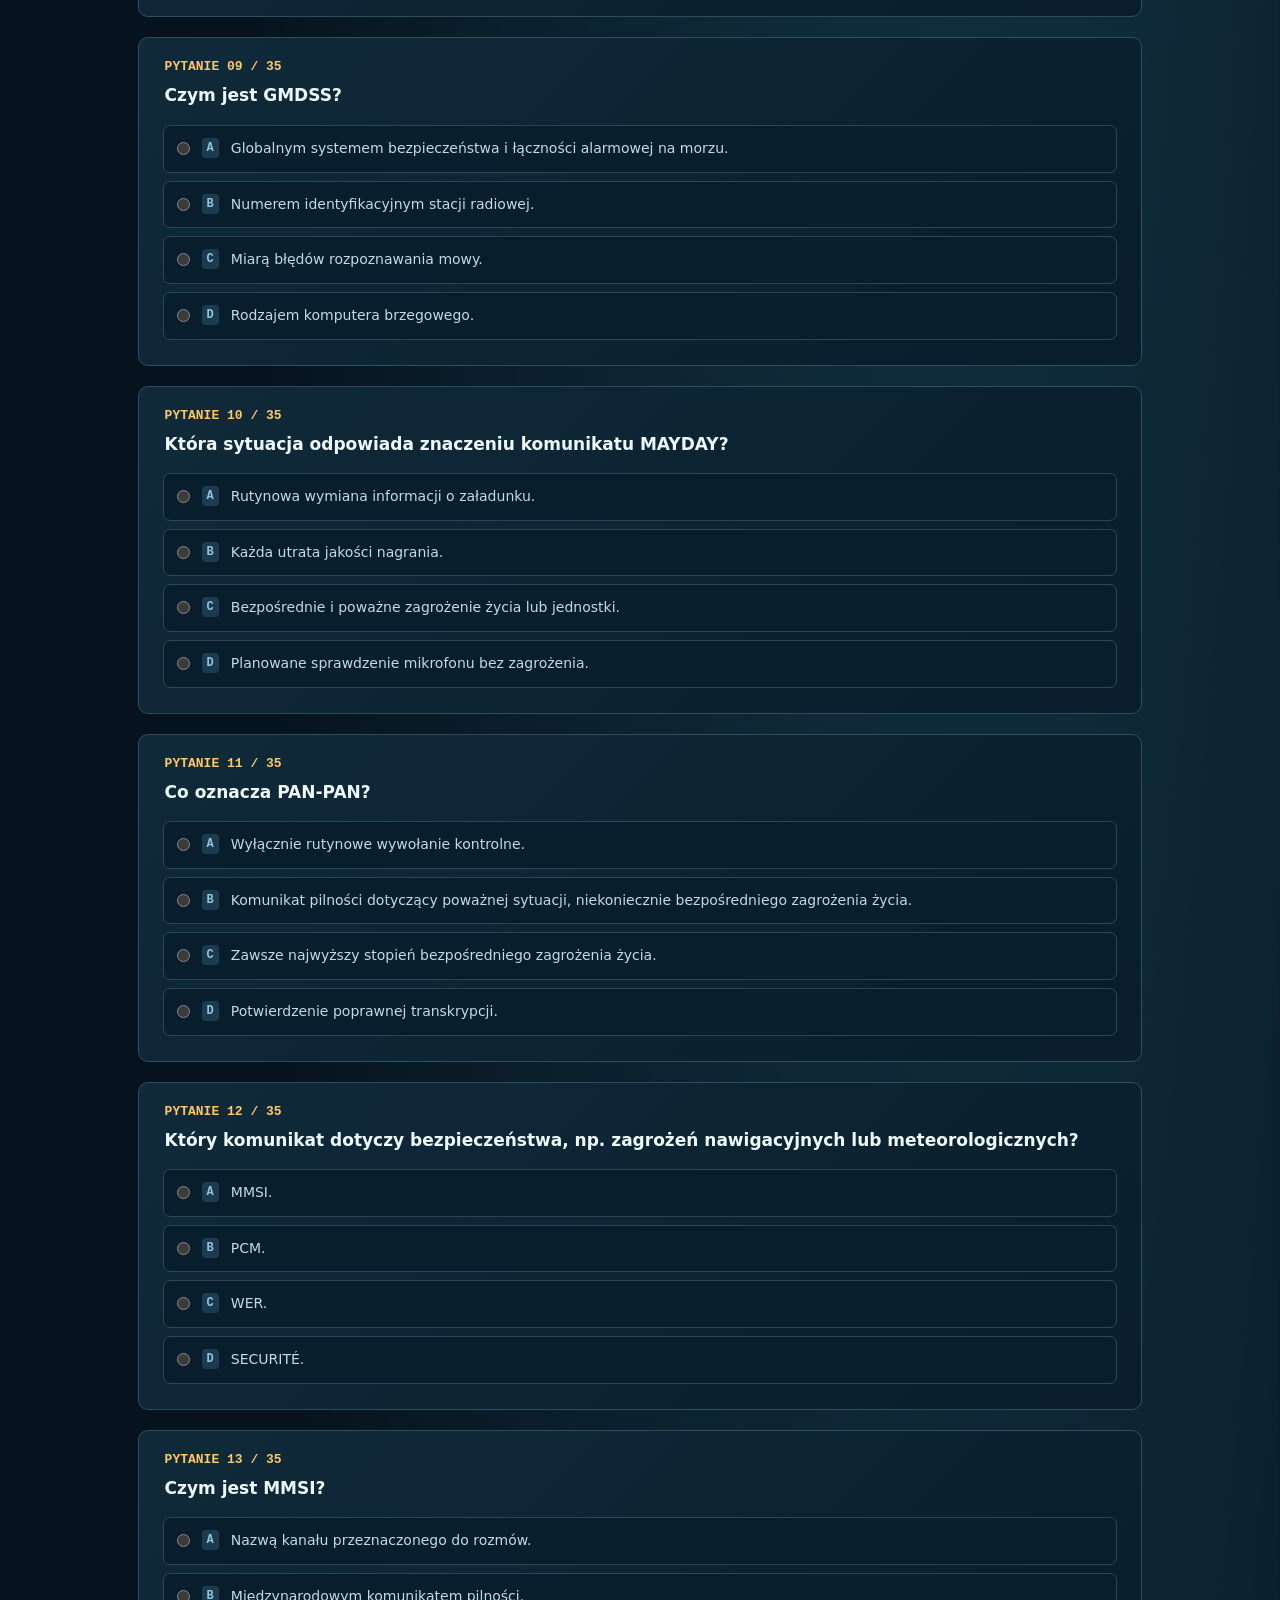
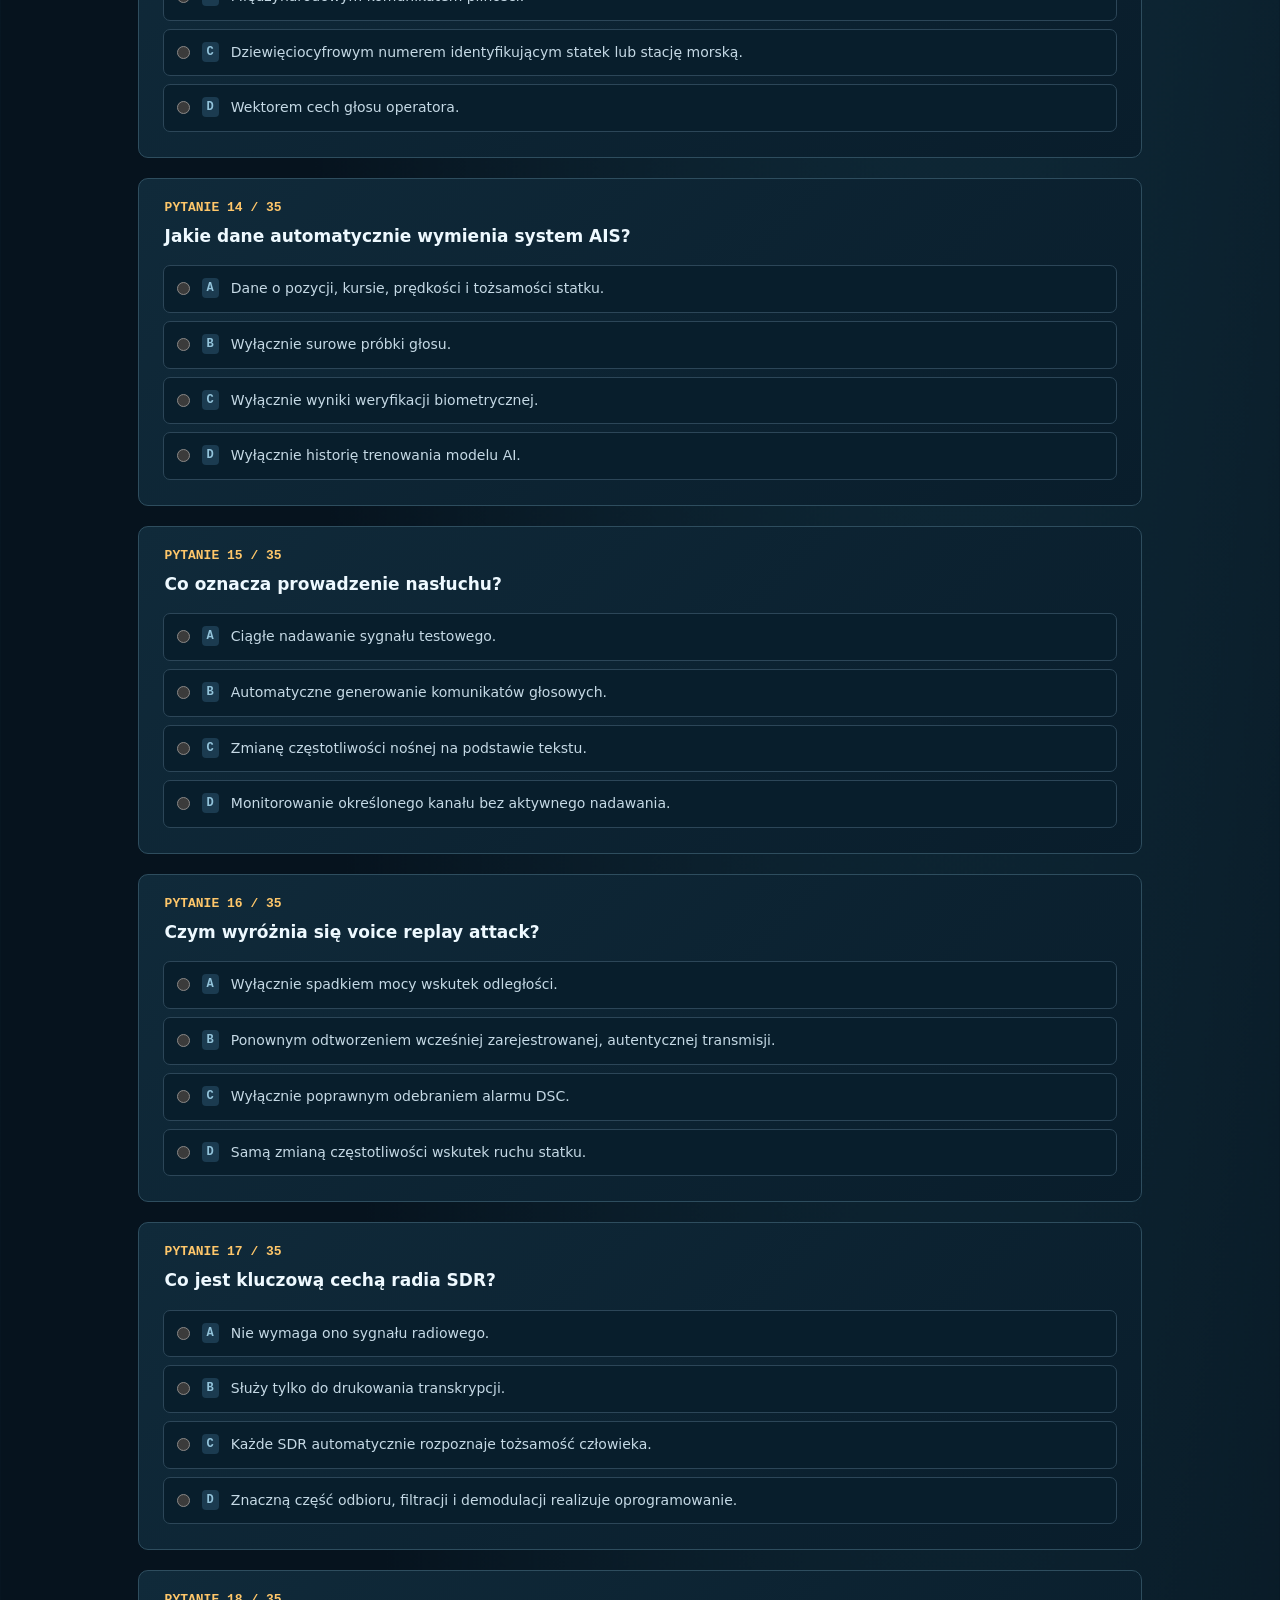
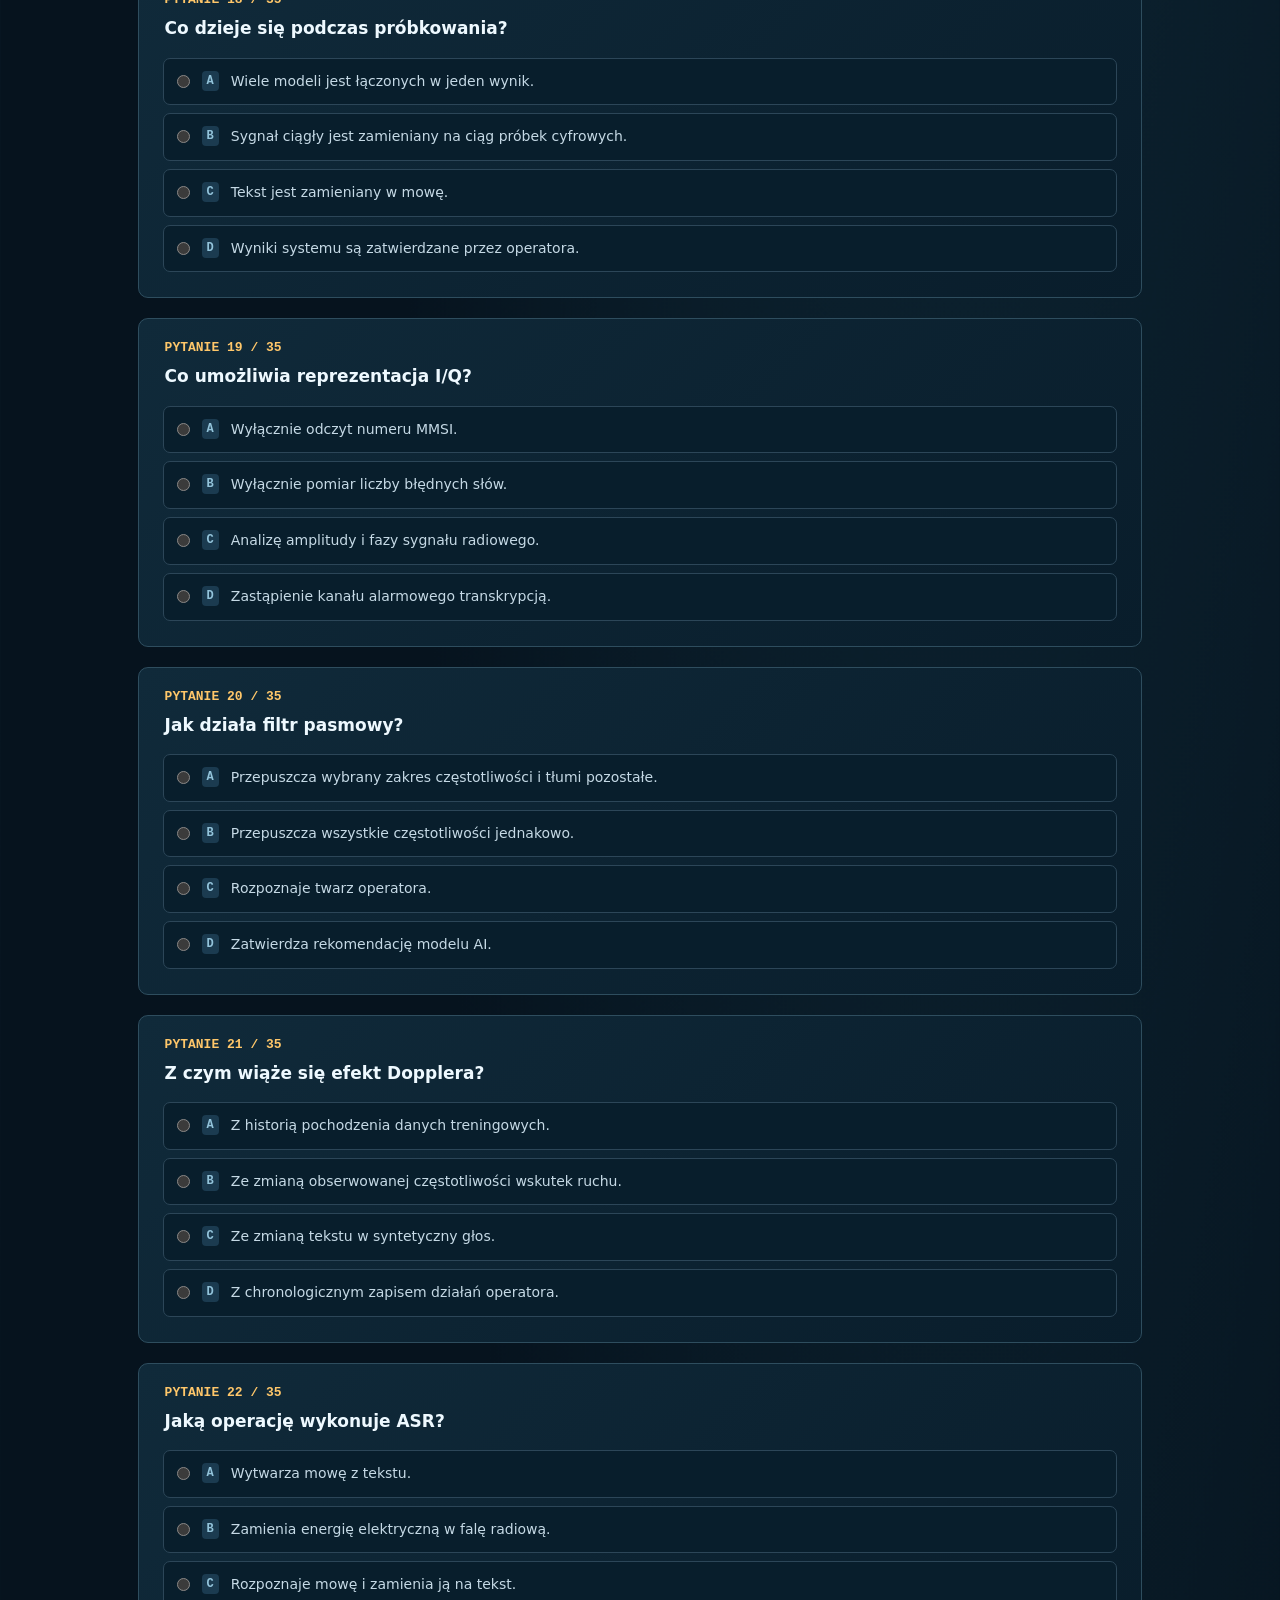
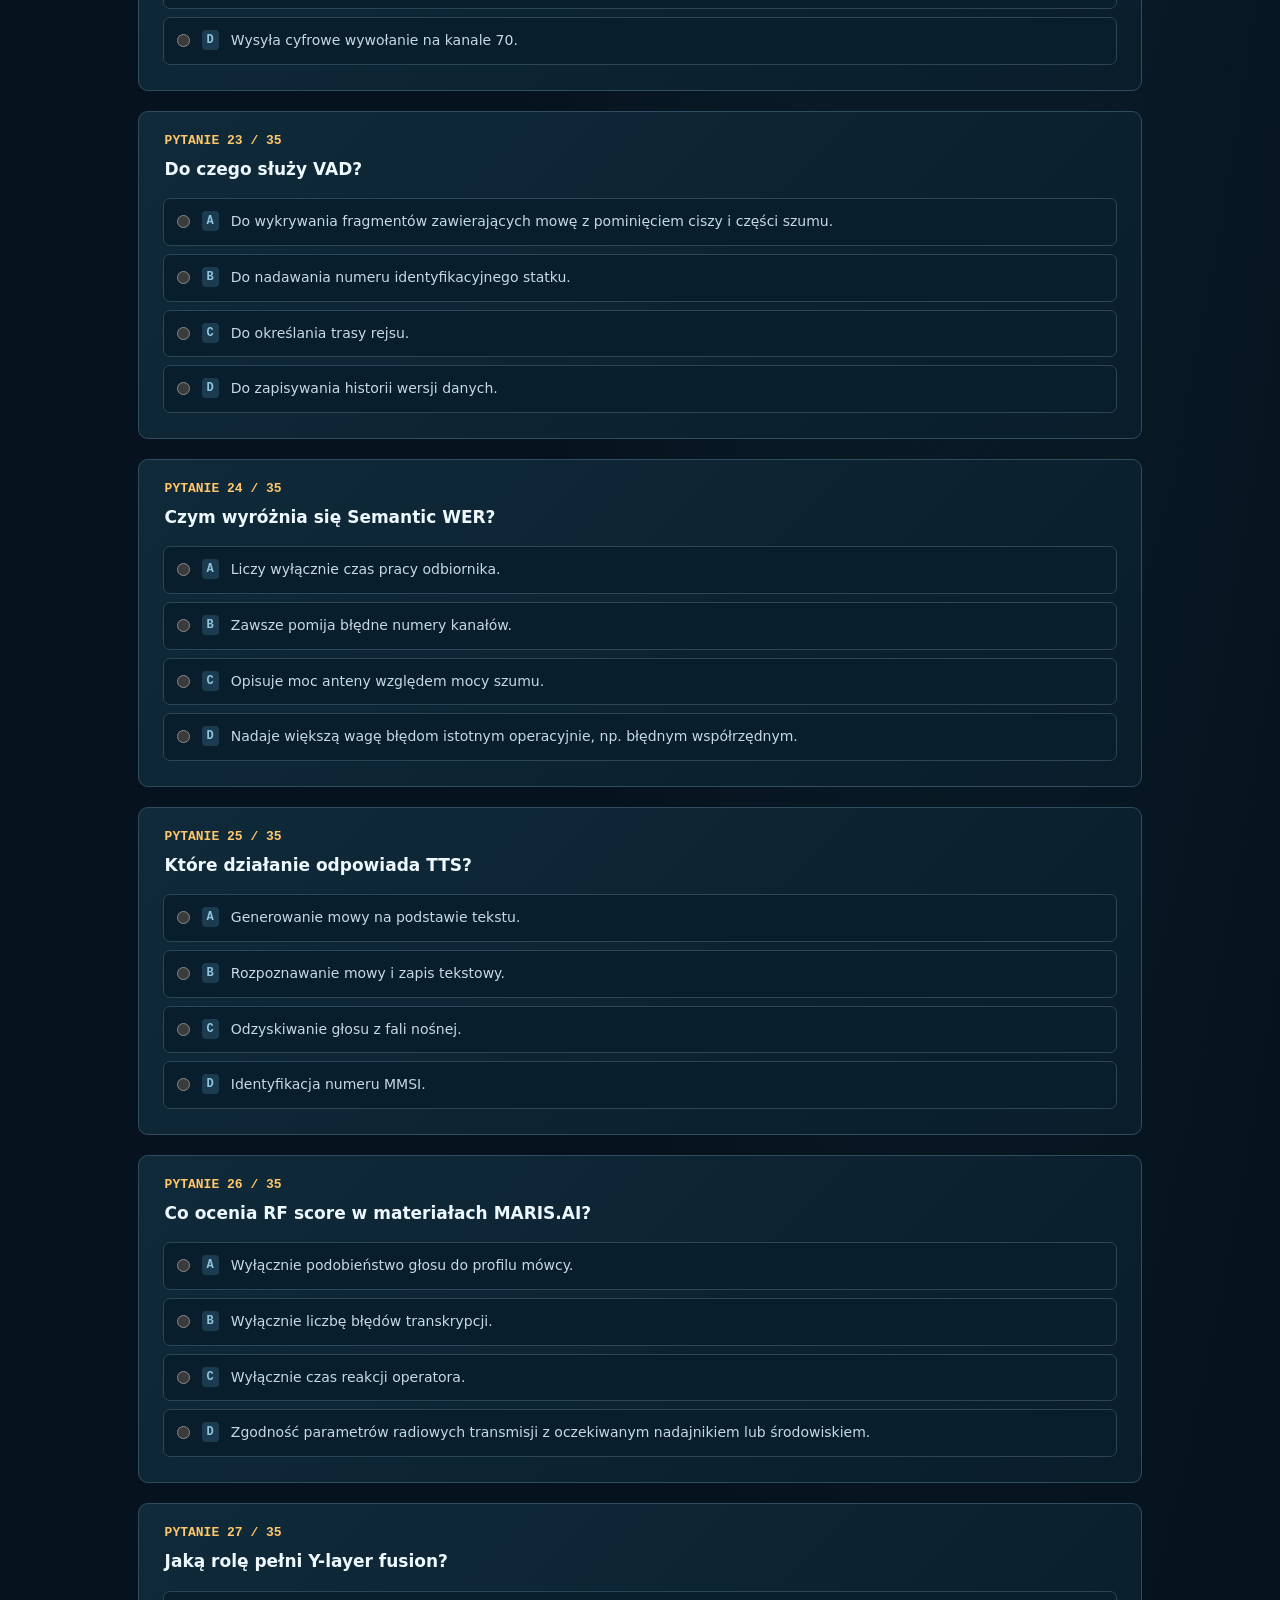
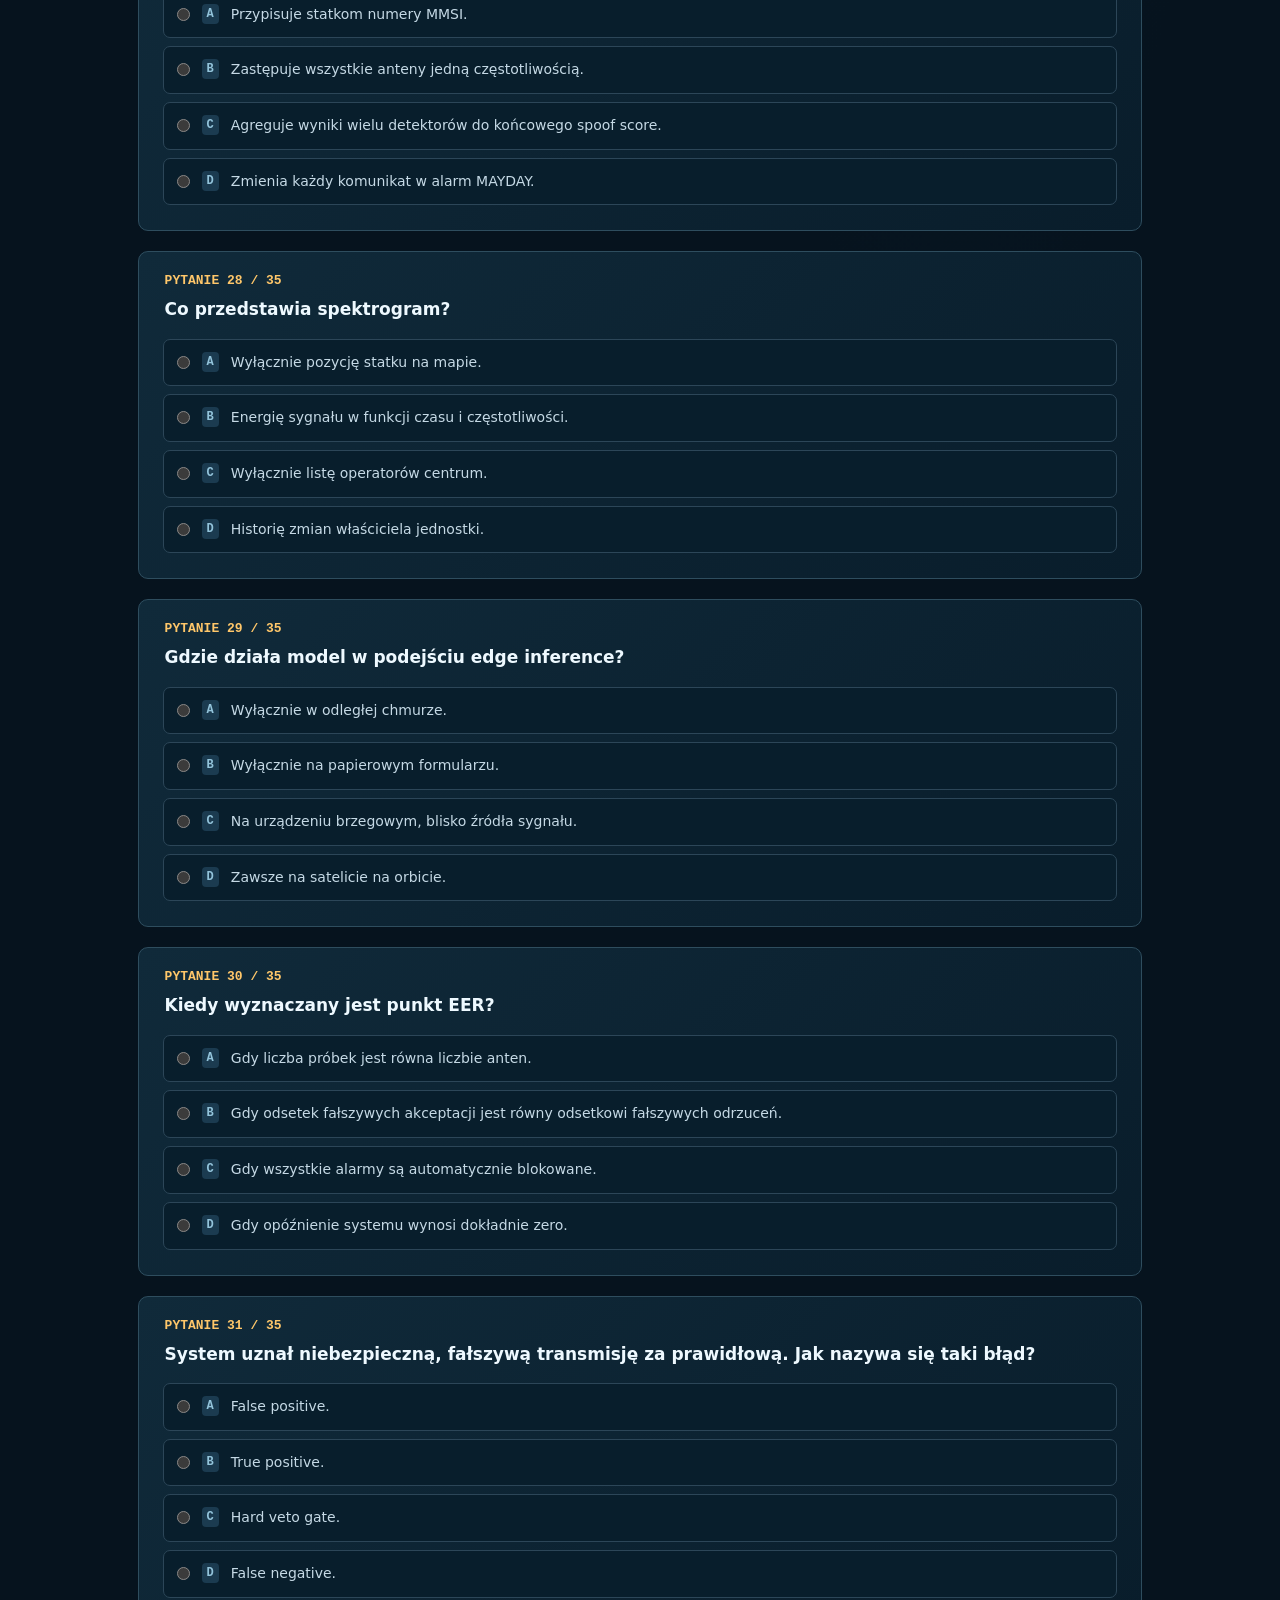
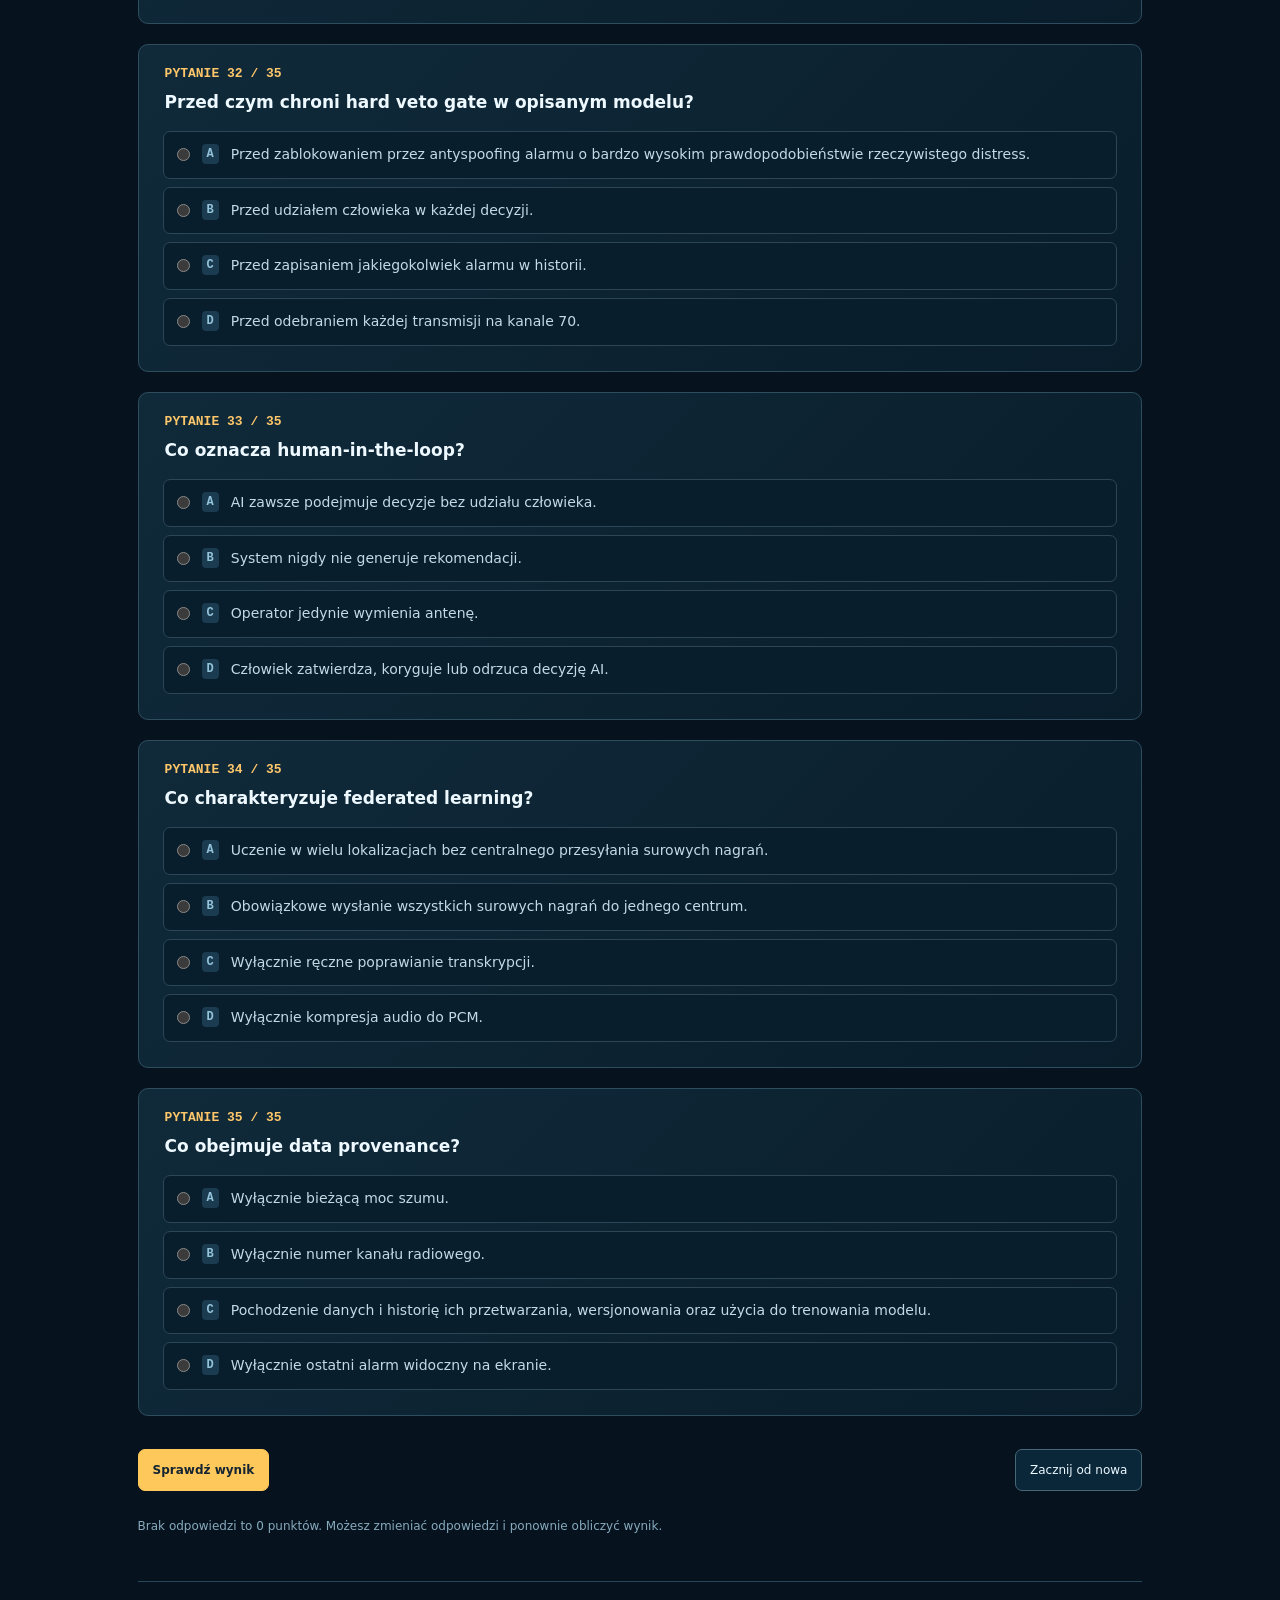
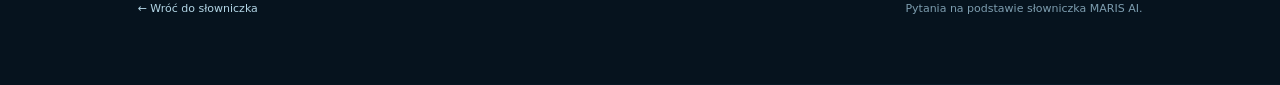
<file: bazaWiedzy/quiz.html>
<!doctype html><html lang="pl"><head><meta charset="utf-8"><meta name="viewport" content="width=device-width,initial-scale=1"><title>Quiz — 35 pytań | MARIS AI</title><meta name="description" content="Quiz ze słowniczka MARIS AI: 35 pytań ABCD o radiu, morskiej łączności i AI, wynik i wyjaśnienia."><link rel="stylesheet" href="wiedza.css"><script defer src="../skryptymariswww.js"></script></head>
<body data-page="quiz"><header><a class="brand" href="../index.html">MARIS<span> AI</span></a><nav aria-label="Nawigacja główna"><a class="nav-link" href="../index.html">← Strona główna</a><a class="nav-link" href="slowniczek.html">Słowniczek</a><a class="nav-link" href="quiz.html" aria-current="page">Quiz</a></nav></header><main class="quiz-main"><section class="hero"><div><div class="eyebrow">Baza wiedzy / Sprawdź się</div><h1>Czy rozumiesz<br><span>te sygnały?</span></h1><p>W każdym pytaniu wybierz jedną odpowiedź A, B, C lub D. Na końcu kliknij „Sprawdź wynik”. Otrzymasz wynik X/35 i wyjaśnienia na podstawie słowniczka.</p></div><div class="hero-stat"><b>35</b><span>pytań · 1 punkt za każde</span></div></section><div class="quiz-topline"><span id="quiz-progress-text" aria-live="polite">Zaznaczone odpowiedzi: 0/35</span><div class="quiz-progress" aria-hidden="true"><span id="quiz-progress-bar"></span></div></div><form id="quiz-form" novalidate><div id="quiz-questions"></div><div class="quiz-actions"><button class="btn primary" type="submit">Sprawdź wynik</button><button class="btn" type="reset">Zacznij od nowa</button></div><p class="quiz-help">Brak odpowiedzi to 0 punktów. Możesz zmieniać odpowiedzi i ponownie obliczyć wynik.</p></form><section id="quiz-result" class="result" aria-live="polite" tabindex="-1" hidden><h2>Twój wynik</h2><strong id="quiz-score"></strong><p id="quiz-summary"></p></section><footer><a href="slowniczek.html">← Wróć do słowniczka</a><span>Pytania na podstawie słowniczka MARIS AI.</span></footer><noscript><p>Włącz JavaScript, aby wyświetlić pytania i obliczyć wynik.</p></noscript></main></body></html>
</file>
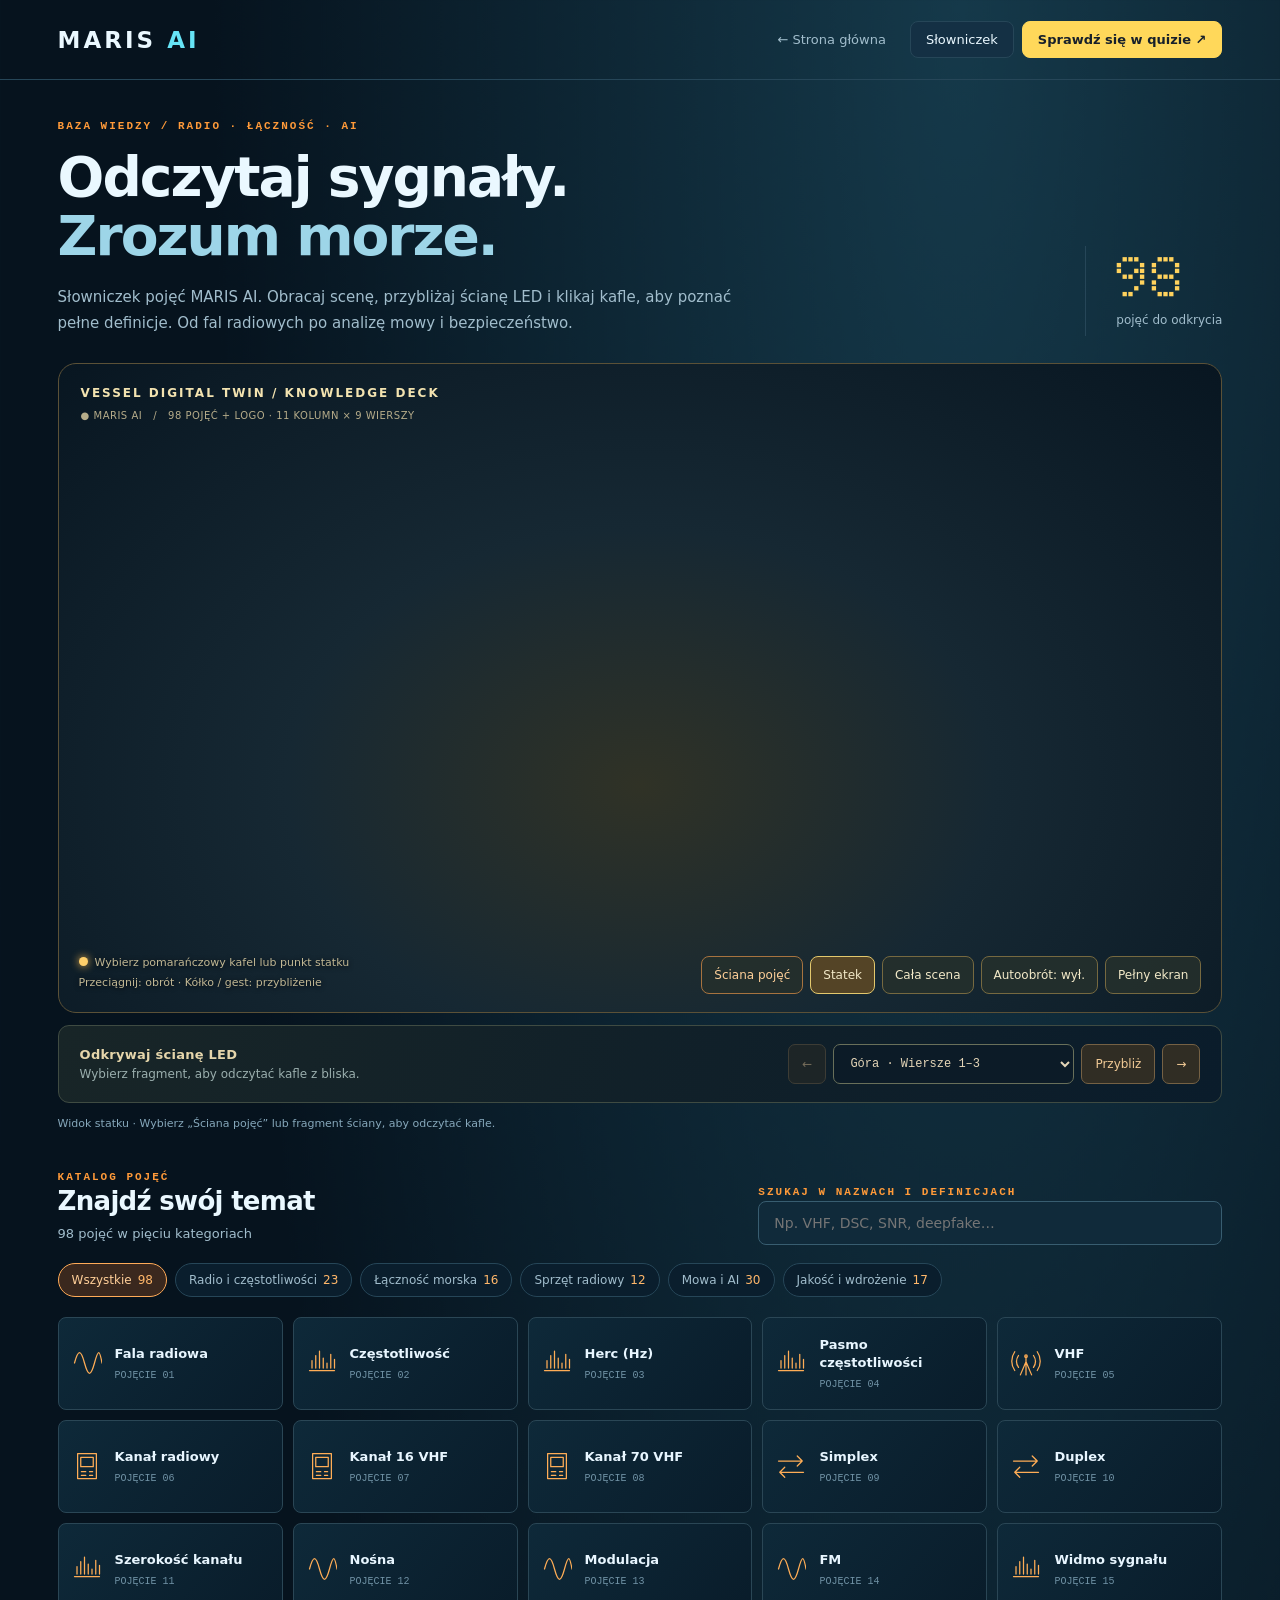
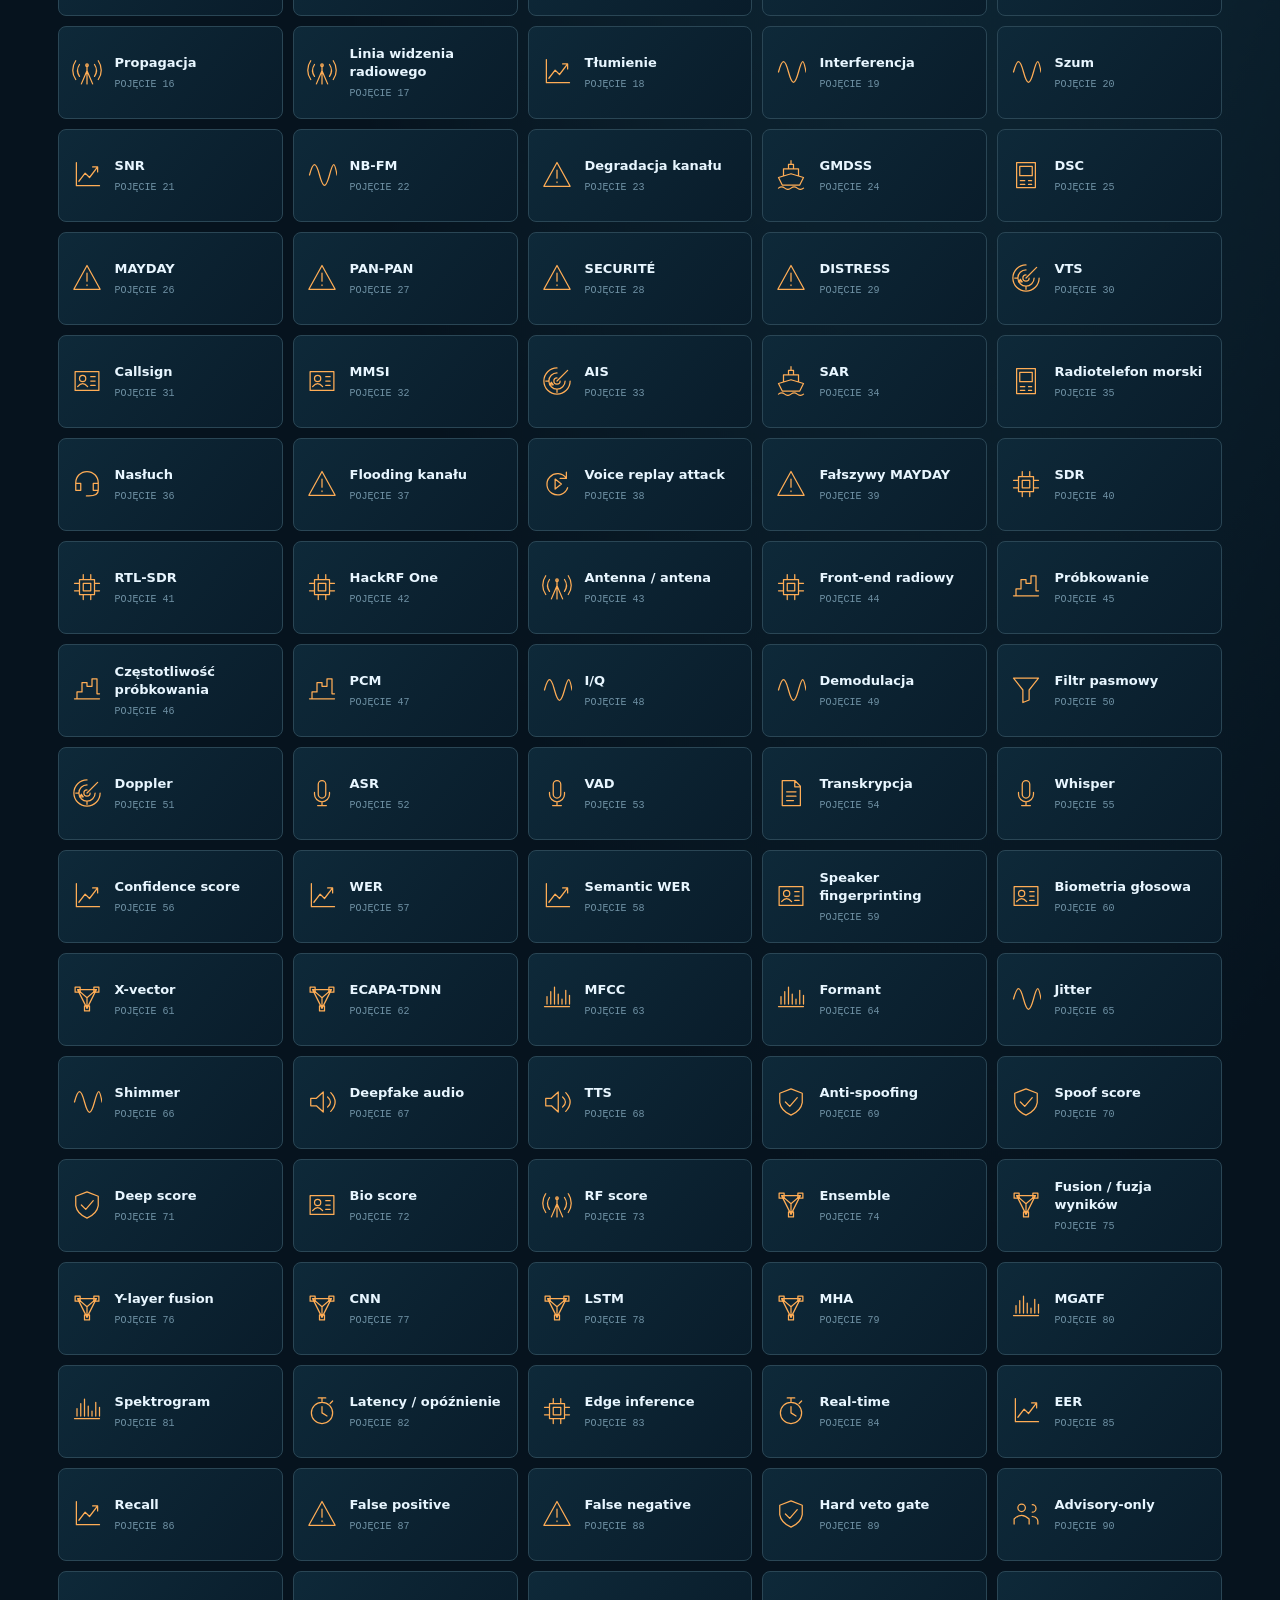
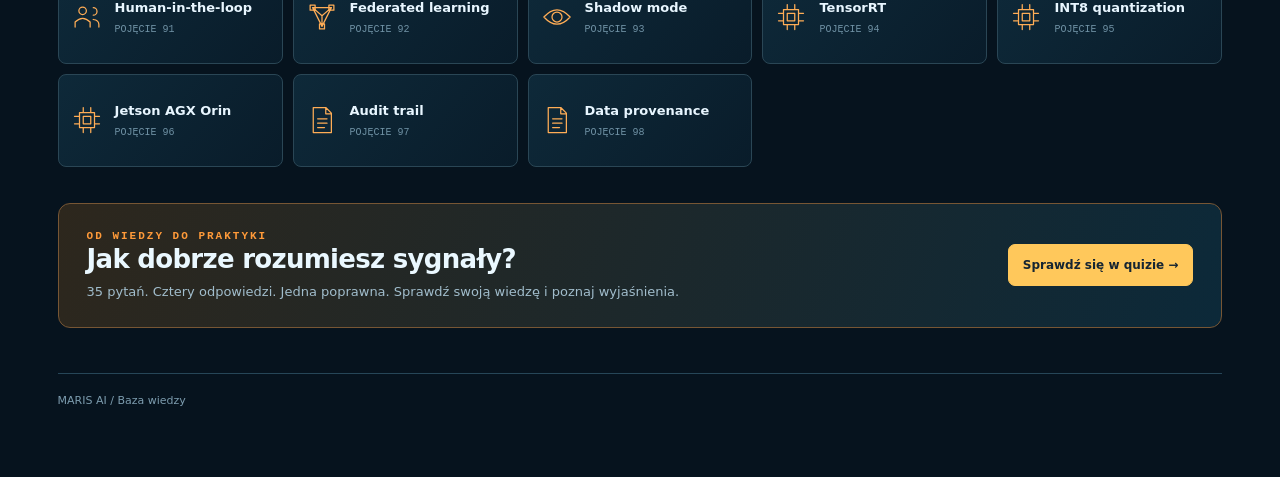
<file: bazaWiedzy/slowniczek.html>
<!doctype html>
<html lang="pl"><head><meta charset="utf-8"><meta name="viewport" content="width=device-width,initial-scale=1"><title>Słowniczek 3D | MARIS AI</title><meta name="description" content="98 pojęć o radiu, łączności morskiej i AI. Interaktywny statek 3D, ściana LED, pełne definicje i quiz."><link rel="stylesheet" href="wiedza.css"><link rel="stylesheet" href="scena-slowniczka.css"><script defer src="../skryptymariswww.js"></script></head>
<body data-page="glossary"><a class="skip" href="#catalog">Przejdź do listy pojęć</a>
<header><a class="brand" href="../index.html" aria-label="MARIS AI — strona główna">MARIS<span> AI</span></a><nav aria-label="Nawigacja główna"><a class="nav-link" href="../index.html">← Strona główna</a><a class="nav-link" href="slowniczek.html" aria-current="page">Słowniczek</a><a class="nav-link cta" href="quiz.html">Sprawdź się w quizie ↗</a></nav></header>
<main><section class="hero"><div><div class="eyebrow">Baza wiedzy / Radio · Łączność · AI</div><h1>Odczytaj sygnały.<br><span>Zrozum morze.</span></h1><p>Słowniczek pojęć MARIS AI. Obracaj scenę, przybliżaj ścianę LED i klikaj kafle, aby poznać pełne definicje. Od fal radiowych po analizę mowy i bezpieczeństwo.</p></div><div class="hero-stat"><b>98</b><span>pojęć do odkrycia</span></div></section>
<section class="scene-shell home-derived-scene" id="knowledge-viewer" aria-label="Statek i pomarańczowa ściana LED w scenie 3D">
 <div id="knowledge-scene" class="scene-mount"></div>
 <div class="home-scene-hud"><b>VESSEL DIGITAL TWIN / KNOWLEDGE DECK</b><small>● MARIS AI &nbsp; / &nbsp; 98 POJĘĆ + LOGO · 11 KOLUMN × 9 WIERSZY</small></div>
 <div class="scene-tooltip" id="term-tooltip"></div>
 <div class="home-scene-bottom"><div class="home-scene-legend"><div><i></i>Wybierz pomarańczowy kafel lub punkt statku</div><div>Przeciągnij: obrót · Kółko / gest: przybliżenie</div></div><div class="scene-tools"><button class="btn wall-view" id="view-wall" type="button" aria-pressed="false">Ściana pojęć</button><button class="btn" id="view-ship" type="button" aria-pressed="true">Statek</button><button class="btn" id="view-overview" type="button" aria-pressed="false">Cała scena</button><button class="btn" id="view-rotate" type="button" aria-pressed="false">Autoobrót: wył.</button><button class="btn" id="view-fullscreen" type="button">Pełny ekran</button></div></div>
</section>
<div class="wall-navigation" aria-label="Przybliżenie fragmentu ściany"><div><strong>Odkrywaj ścianę LED</strong><span>Wybierz fragment, aby odczytać kafle z bliska.</span></div><div class="wall-navigation-controls"><button class="btn" id="wall-section-prev" type="button" aria-label="Poprzedni fragment ściany">←</button><label for="wall-section" class="wall-section-label">Fragment ściany</label><select id="wall-section" aria-label="Fragment ściany"></select><button class="btn" id="wall-section-go" type="button">Przybliż</button><button class="btn" id="wall-section-next" type="button" aria-label="Następny fragment ściany">→</button></div></div>
<p class="scene-note" id="scene-status" role="status">Wybierz widok statku, całej ściany lub fragmentu z pojęciami.</p>
<section id="catalog" aria-labelledby="catalog-title"><div class="catalog-head"><div><div class="eyebrow">Katalog pojęć</div><h2 id="catalog-title">Znajdź swój temat</h2><p id="term-count" aria-live="polite">98 pojęć w pięciu kategoriach</p></div><label class="search"><span class="eyebrow">Szukaj w nazwach i definicjach</span><input id="term-search" type="search" placeholder="Np. VHF, DSC, SNR, deepfake…" autocomplete="off"></label></div><div class="filters" id="topic-filters" aria-label="Kategorie"></div><div class="term-list" id="term-list"></div><p class="empty" id="no-terms" hidden>Brak pasujących pojęć. Zmień wyszukiwanie lub wybierz wszystkie kategorie.</p></section>
<section class="quiz-promo"><div><div class="eyebrow">Od wiedzy do praktyki</div><h2>Jak dobrze rozumiesz sygnały?</h2><p>35 pytań. Cztery odpowiedzi. Jedna poprawna. Sprawdź swoją wiedzę i poznaj wyjaśnienia.</p></div><a class="btn primary" href="quiz.html">Sprawdź się w quizie →</a></section>
<footer><span>MARIS AI / Baza wiedzy</span></footer>
<noscript><p>Włącz JavaScript, aby korzystać ze sceny 3D, wyszukiwarki i definicji.</p></noscript></main>
<dialog id="term-dialog" class="term-dialog led-dialog plugin-dialog" aria-labelledby="term-title">
 <button class="dialog-close" id="term-close" type="button" aria-label="Zamknij opis pojęcia" autofocus>×</button>
 <div class="plugin-dialog-header"><span id="term-icon" class="plugin-icon" aria-hidden="true"></span><div><div class="dialog-kicker" id="term-category"></div><h2 id="term-title"></h2></div></div>
 <div class="plugin-dialog-layout"><div><button class="btn type-toggle" id="term-readable" type="button" aria-pressed="false">Czytelniejszy tekst</button><div class="plugin-copy"><p id="term-definition"></p></div></div><figure class="plugin-figure"><img id="term-image" width="1536" height="1024" alt=""><figcaption id="term-image-caption"></figcaption></figure></div>
 <div class="dialog-nav"><button class="btn" id="term-prev" type="button">← Poprzednie</button><span id="term-position"></span><button class="btn" id="term-next" type="button">Następne →</button></div>
</dialog>
</body></html>
</file>
<file: bazaWiedzy/wiedza.css>
@font-face{font-family:Doto;src:url('../grafiki/Doto.ttf') format('truetype');font-style:normal;font-weight:100 900;font-display:swap}
:root{color-scheme:dark;--bg:#06131e;--line:#264658;--ink:#eaf8ff;--muted:#a1bdcc;--orange:#ff9a39;--cyan:#66e4f6;font-family:Inter,ui-sans-serif,system-ui,Arial,sans-serif;color:var(--ink);background:var(--bg)}
*{box-sizing:border-box}body{margin:0;background:radial-gradient(ellipse at 75% 0%,#15394a 0,transparent 55%),var(--bg)}a{color:inherit;text-decoration:none}button,input,select{font:inherit}button,a,input,select{touch-action:manipulation;outline-offset:5px}button{cursor:pointer}button:disabled{opacity:.45;cursor:default}button:focus-visible,a:focus-visible,input:focus-visible{outline:2px solid #fff3a2}header{display:flex;align-items:center;justify-content:space-between;gap:20px;padding:21px 4.5%;border-bottom:1px solid var(--line)}.brand{font-size:23px;font-weight:900;letter-spacing:3px;white-space:nowrap}.brand span{color:var(--cyan)}nav{display:flex;gap:8px;flex-wrap:wrap}.nav-link{padding:10px 15px;color:var(--muted);font-size:13px;border:1px solid transparent;border-radius:8px}.nav-link:hover,.nav-link[aria-current]{color:var(--ink);border-color:var(--line);background:#143044}.nav-link.cta{background:#ffd85a;color:#17202b;font-weight:700;border-color:#ffd85a}main{max-width:1580px;margin:auto;padding:38px 4.5% 70px}.eyebrow{font:700 11px/1.5 ui-monospace,monospace;letter-spacing:2px;text-transform:uppercase;color:var(--orange)}h1{font-size:clamp(32px,4.3vw,58px);line-height:1.08;letter-spacing:-2px;margin:13px 0 19px;font-weight:760}h1 span{color:#9dd5e8}h2{font-size:26px;letter-spacing:-.7px}p{line-height:1.7;color:var(--muted)}.hero{display:flex;align-items:end;justify-content:space-between;gap:32px;margin-bottom:27px}.hero p{max-width:690px;font-size:15px;margin:0}.hero-stat{padding:0 0 8px 30px;border-left:1px solid var(--line);min-width:130px}.hero-stat b{display:block;font:700 58px/1.1 Doto,monospace;color:#ffd25d}.hero-stat span{font-size:12px;color:var(--muted)}
.scene-shell{position:relative;height:min(66vw,670px);min-height:460px;border:1px solid #7199ac;border-radius:16px;overflow:hidden;background:#b5deec;isolation:isolate}.scene-shell:fullscreen{width:100vw;height:100vh;border-radius:0}.scene-mount{position:absolute;inset:0;touch-action:none}.scene-mount canvas{width:100%;height:100%;display:block}.scene-hud{position:absolute;left:20px;top:18px;pointer-events:none;color:#183846;max-width:70%;font:700 10px/1.6 ui-monospace,monospace;letter-spacing:1px}.scene-hud b{display:block;font-size:12px}.scene-badge{position:absolute;right:18px;top:18px;background:#061824d9;color:#ffcb73;border:1px solid #ffb5557a;border-radius:5px;padding:7px 10px;font-size:10px;letter-spacing:1px;pointer-events:none}.scene-bottom{position:absolute;bottom:15px;left:16px;right:16px;display:flex;justify-content:space-between;align-items:end;gap:10px;pointer-events:none}.scene-hint{color:#143442;background:#d8f2f3d9;border:1px solid #fff8;border-radius:7px;font-size:11px;line-height:1.6;padding:9px 12px;max-width:340px}.scene-tools{display:flex;flex-wrap:wrap;gap:7px;justify-content:end;pointer-events:auto}.btn{display:inline-flex;align-items:center;justify-content:center;gap:8px;border:1px solid #466778;background:#0a283ce8;color:#ecf9ff;padding:11px 14px;border-radius:7px;font-size:12px;min-height:42px}.btn:hover{background:#174860;border-color:#9dd5e8}.btn.primary{background:#ffc85b;border-color:#ffc85b;color:#152532;font-weight:750}.btn svg{width:18px;height:18px}.scene-tooltip{display:none;position:absolute;z-index:5;pointer-events:none;padding:8px 12px;border:1px solid #ffb653;border-radius:5px;background:#031321f2;color:#fff4de;font-size:13px;max-width:250px}.scene-error{position:absolute;inset:0;display:grid;place-content:center;padding:30px;text-align:center;background:#0d2c40;color:#fff}.scene-error p{max-width:450px}.scene-note{font-size:11px;margin:11px 0 35px;color:#86a8bb}
.catalog-head{display:flex;align-items:end;justify-content:space-between;gap:22px;margin:25px 0 18px}.catalog-head h2{margin:0}.catalog-head p{font-size:13px;margin:7px 0 0}.search{min-width:280px;max-width:100%}.search input{width:100%;background:#102a3a;border:1px solid #385d70;border-radius:8px;color:#f5fcff;padding:13px 15px;font-size:14px}.filters{display:flex;gap:8px;flex-wrap:wrap;margin-bottom:20px}.filter{border:1px solid var(--line);border-radius:30px;background:#0a1e2d;color:var(--muted);font-size:12px;padding:9px 13px}.filter span{margin-left:6px;color:#ffb76a}.filter[aria-pressed=true]{border-color:#ffab58;color:#ffcf99;background:#3a281e}.term-list{display:grid;grid-template-columns:repeat(5,minmax(0,1fr));gap:10px}.term-card{position:relative;display:flex;gap:13px;align-items:center;min-height:93px;text-align:left;padding:16px 13px;color:#e8f6ff;border:1px solid #2a4655;border-radius:8px;background:linear-gradient(130deg,#0e2939,#091c2a);transition:background .18s,border-color .18s}.term-card:hover{background:#16384a;border-color:#ffa856}.term-card .icon{color:#ffad56;width:30px;height:30px;flex-shrink:0}.term-card strong{display:block;font-size:13px;font-weight:650;line-height:1.4;overflow-wrap:anywhere}.term-card small{color:#7092a5;font:10px ui-monospace,monospace;display:block;margin-top:7px}.empty{padding:30px;border:1px dashed #38566b;text-align:center;color:var(--muted)}[hidden]{display:none!important}.quiz-promo{margin-top:36px;padding:24px 28px;border:1px solid #775634;background:linear-gradient(110deg,#2d271d,#0c2939);border-radius:12px;display:flex;align-items:center;justify-content:space-between;gap:25px}.quiz-promo h2{margin:0 0 7px}.quiz-promo p{margin:0;font-size:13px}footer{border-top:1px solid var(--line);margin-top:45px;padding-top:20px;font-size:11px;color:#7d9daf;display:flex;gap:20px;justify-content:space-between}footer a{color:#b2d5e5}
.term-dialog{width:min(1080px,94vw);max-height:90vh;padding:0;background:#020810;color:#65bdff;border:2px solid #ff9f3f;border-radius:15px;box-shadow:0 0 9px #ff8e37,0 0 42px #ff8e3744;overflow:auto}.term-dialog::backdrop{background:#010a18c9;backdrop-filter:blur(8px)}.dialog-head{position:sticky;z-index:2;top:0;display:flex;justify-content:space-between;gap:20px;padding:18px 24px;background:#030d18f5;border-bottom:1px solid #c2753844;align-items:center}.dialog-head small{font-size:10px;letter-spacing:1px;color:#ffa95c}.dialog-head h2{font:850 clamp(23px,3vw,36px)/1.15 Doto,monospace;color:#69c7ff;text-shadow:0 0 9px #159fff;margin:7px 0 0;overflow-wrap:anywhere}.close{border:1px solid #56708d;border-radius:50%;width:38px;height:38px;background:#142333;color:#e4f4ff;font-size:24px;flex-shrink:0}.dialog-body{display:grid;grid-template-columns:1fr 1fr;gap:32px;padding:27px}.term-description{font:850 20px/1.65 Doto,ui-monospace,monospace;white-space:pre-line;color:#72c6ff;text-shadow:0 0 6px #168bce;margin:16px 0 22px;overflow-wrap:anywhere}.term-dialog.solid-type .term-description{font:400 17px/1.8 ui-sans-serif,system-ui,sans-serif;text-shadow:none}.term-dialog.solid-type h2{font-family:ui-sans-serif,system-ui,sans-serif;text-shadow:none}.dialog-icon{width:48px;height:48px;color:#73caff;filter:drop-shadow(0 0 5px #1752b3)}.image-ring{border:3px solid #263eae;border-radius:50%;padding:10px;box-shadow:0 0 11px #152b9b,0 0 38px #192d8b99,inset 0 0 17px #142478;aspect-ratio:1;display:grid;place-items:center;max-width:405px;margin:auto;background:#060c22}.image-ring img{display:block;width:100%;height:100%;aspect-ratio:1;object-fit:cover;border-radius:50%}.image-caption{font-size:11px;text-align:center;color:#789cc3;line-height:1.7;margin:13px 0}.source-note{font-size:11px;color:#7594b4;line-height:1.6;padding-top:16px;border-top:1px solid #17314b}.dialog-nav{display:flex;align-items:center;justify-content:space-between;gap:10px;padding:17px 25px;border-top:1px solid #183452}.dialog-nav span{font:12px ui-monospace,monospace;color:#9cb4d1}
.quiz-main{max-width:1120px}.quiz-topline{display:flex;align-items:center;justify-content:space-between;gap:15px;margin:25px 0 18px;padding:14px 18px;background:#102938;border:1px solid var(--line);border-radius:8px;font-size:13px;color:#b7d2df}.quiz-progress{width:170px;height:5px;border-radius:3px;overflow:hidden;background:#284453}.quiz-progress span{display:block;width:0;height:100%;background:#ffc863;transition:width .2s}.quiz-field{min-width:0;margin:0 0 20px;padding:21px 24px 25px;background:linear-gradient(135deg,#102a3a,#091d2b);border:1px solid #2e4d5e;border-radius:10px}.quiz-field legend{float:left;width:100%;font-size:17px;line-height:1.55;font-weight:650;color:#eef9ff;margin-bottom:16px}.question-number{font:700 13px ui-monospace,monospace;color:#ffc76a;display:block;margin-bottom:8px}.options{clear:both;display:grid;gap:8px}.option{display:flex;align-items:start;gap:12px;cursor:pointer;padding:12px 13px;border:1px solid #2c4658;border-radius:7px;background:#081e2c;color:#c5d9e5;font-size:14px;line-height:1.55}.option:hover{background:#17394b}.option:has(input:checked){border-color:#5bb8d4;background:#174157;color:#f6fcff}.option input{margin:4px 0 0;accent-color:#67d9ee;flex-shrink:0}.option .letter{font:700 12px ui-monospace,monospace;border-radius:4px;background:#1b3b50;padding:3px 5px;color:#93c4db}.option.correct{border-color:#4fc59e;background:#123d35;color:#d7ffec}.option.wrong{border-color:#dc887f;background:#432b32;color:#ffe1dd}.answer-note{margin:15px 0 0;padding:12px 14px;border-left:2px solid #dfab57;background:#091925;font-size:13px;line-height:1.7;color:#c7dce9}.answer-note a{display:inline-block;color:#7dd5ed;text-decoration:underline;margin-top:7px}.quiz-actions{display:flex;justify-content:space-between;gap:15px;flex-wrap:wrap;padding:13px 0}.result{scroll-margin-top:25px;border:1px solid #e1b961;border-radius:12px;background:linear-gradient(130deg,#153849,#342d19);padding:28px;margin:20px 0}.result strong{display:block;font:800 58px Doto,monospace;color:#ffda77}.result h2{font-size:19px;margin:0 0 5px}.result p{margin:12px 0 0}.quiz-help{font-size:12px;color:#87aabd}.skip{position:absolute;left:10px;top:-80px;z-index:9;background:#fff;color:#000;padding:12px}.skip:focus{top:10px}
@media(min-width:1500px){.term-list{grid-template-columns:repeat(6,minmax(0,1fr))}}@media(max-width:1100px){.term-list{grid-template-columns:repeat(4,minmax(0,1fr))}.scene-hint{max-width:240px}.scene-shell{height:600px}}@media(max-width:800px){.hero-stat{display:none}header{padding:15px 4%;gap:10px;flex-wrap:wrap}.brand{font-size:20px}main{padding:28px 4% 45px}.scene-shell{height:510px;min-height:420px}.term-list{grid-template-columns:repeat(3,minmax(0,1fr))}.dialog-body{grid-template-columns:1fr}.image-ring{max-width:320px}.dialog-body figure{grid-row:2;margin:0}.scene-hint{display:none}.scene-bottom{justify-content:end}.scene-badge{display:none}.catalog-head{align-items:start;flex-direction:column}.search{width:100%}.quiz-promo{align-items:start;flex-direction:column}.dialog-head{padding:15px}.dialog-body{padding:20px}.term-description{font-size:19px}.quiz-field{padding:18px}.quiz-field legend{font-size:16px}}@media(max-width:500px){.nav-link{font-size:11px;padding:9px 10px}.term-list{grid-template-columns:repeat(2,minmax(0,1fr))}.term-card{padding:12px 10px;gap:8px}.term-card .icon{width:24px}.term-card strong{font-size:12px}.scene-shell{height:460px}.scene-tools .btn{padding:8px 10px;font-size:11px}.scene-hud{left:13px;top:12px}.hero p{font-size:14px}.filters{gap:6px}.filter{font-size:11px;padding:8px 10px}.quiz-progress{width:85px}.quiz-topline{padding:12px}.dialog-nav{padding:14px}.dialog-nav .btn{font-size:11px;padding:9px}.dialog-head h2{font-size:24px}footer{flex-direction:column;gap:8px}}@media(prefers-reduced-motion:reduce){*{scroll-behavior:auto!important;transition:none!important}}
</file>
<file: bazaWiedzy/scena-slowniczka.css>
/* Scene and dialogs copied from the approved home-page styling.
   These selectors affect only the glossary scene and its term dialog. */
body[data-page="glossary"] .home-derived-scene{height:650px;min-height:0;border:1px solid #5b5137;border-radius:18px;background:radial-gradient(ellipse at 50% 65%,#303226 0%,#162833 43%,#081621 100%);overflow:hidden}
body[data-page="glossary"] .home-derived-scene:fullscreen{width:100vw;height:100dvh;border-radius:0}
body[data-page="glossary"] .home-scene-hud{position:absolute;left:22px;top:20px;pointer-events:none;max-width:88%}
body[data-page="glossary"] .home-scene-hud b{display:block;font-size:12px;letter-spacing:2px;line-height:1.5;color:#f3e3b0}
body[data-page="glossary"] .home-scene-hud small{display:block;color:#b6ac8a;margin-top:8px;font-size:10px;letter-spacing:.5px}
body[data-page="glossary"] .home-scene-bottom{position:absolute;bottom:18px;left:20px;right:20px;display:flex;justify-content:space-between;align-items:end;gap:22px;pointer-events:none}
body[data-page="glossary"] .home-scene-legend{font-size:11px;color:#c1b793;line-height:1.9;max-width:40%;text-shadow:0 1px 5px #020b12}
body[data-page="glossary"] .home-scene-legend i{display:inline-block;width:9px;height:9px;background:#ffcf6a;border-radius:50%;box-shadow:0 0 9px #ffbe52;margin-right:7px}
body[data-page="glossary"] .home-derived-scene .scene-tools{gap:7px;max-width:63%;pointer-events:auto}
body[data-page="glossary"] .home-derived-scene .btn{background:#25302de8;color:#f2e9c8;border:1px solid #766940;padding:10px 12px;border-radius:8px;font-size:12px;min-height:38px}
body[data-page="glossary"] .home-derived-scene .btn:hover,body[data-page="glossary"] .home-derived-scene .btn[aria-pressed="true"]{background:#544426;border-color:#e3c86d}
body[data-page="glossary"] .home-derived-scene .wall-view{border-color:#a7733f;color:#ffd099}
body[data-page="glossary"] .scene-tooltip{border-color:#c99251;color:#ffdeb2;background:#0d141bf2}
body[data-page="glossary"] .wall-navigation{display:flex;justify-content:space-between;align-items:center;gap:18px;padding:18px 21px;background:linear-gradient(110deg,#182527,#0a1c2b);border:1px solid #3f4b42;border-radius:11px;margin-top:12px}
body[data-page="glossary"] .wall-navigation strong{font-size:13px;color:#e6d6ab;display:block;letter-spacing:.25px}
body[data-page="glossary"] .wall-navigation span{font-size:12px;color:#9aaead;display:block;margin-top:5px}
body[data-page="glossary"] .wall-navigation-controls{display:flex;gap:7px;align-items:center;flex-wrap:wrap}
body[data-page="glossary"] .wall-navigation .btn{border-color:#756144;color:#f0c995;background:#302d24;min-height:40px;padding:9px 13px}
body[data-page="glossary"] .wall-navigation select{background:#0c1b27;border:1px solid #69705a;color:#e4d5b7;border-radius:7px;padding:10px 12px;font:12px ui-monospace,monospace;min-height:40px;max-width:100%;cursor:pointer}
body[data-page="glossary"] .wall-section-label{position:absolute;width:1px;height:1px;padding:0;margin:-1px;overflow:hidden;clip-path:inset(50%);white-space:nowrap}
body[data-page="glossary"] .scene-note{margin-top:12px}
body[data-page="glossary"]:has(dialog[open]){overflow:hidden}
body[data-page="glossary"] .term-dialog.plugin-dialog{color:#84c9ff;background:#070502;border:2px solid #ffac61;border-radius:12px;padding:30px;max-width:1050px;width:calc(100% - 32px);max-height:86dvh;overflow:auto;box-shadow:0 0 22px #ff9c3960,inset 0 0 35px #3d240a1f}
body[data-page="glossary"] .term-dialog::backdrop{background:#020711cf;backdrop-filter:blur(5px)}
body[data-page="glossary"] .plugin-dialog .dialog-close{position:absolute;right:14px;top:14px;min-width:44px;min-height:44px;font-size:22px;color:#ffdeb3;background:#271b0c;border:1px solid #ac7c42;border-radius:9px}
body[data-page="glossary"] .plugin-dialog-header{display:flex;align-items:center;gap:15px;padding-right:40px}
body[data-page="glossary"] .plugin-dialog .dialog-kicker{color:#ffb971;font:700 11px ui-monospace,monospace;letter-spacing:1.6px;line-height:1.6}
body[data-page="glossary"] .plugin-dialog h2{font:800 clamp(23px,3.8vw,34px)/1.2 Doto,ui-monospace,monospace;letter-spacing:0;color:#8cd5ff;text-shadow:0 0 9px #2ca9ff70;margin:10px 0 8px;overflow-wrap:anywhere}
body[data-page="glossary"] .plugin-dialog .plugin-icon{display:block;width:55px;height:55px;flex-shrink:0;color:#ffca8d;filter:drop-shadow(0 0 5px #ffad5055)}
body[data-page="glossary"] .plugin-dialog .plugin-icon svg{display:block;width:100%;height:100%}
body[data-page="glossary"] .plugin-dialog-layout{display:grid;grid-template-columns:minmax(0,1.1fr) minmax(0,1fr);gap:24px;margin-top:20px;align-items:start}
body[data-page="glossary"] .plugin-copy p{font-family:Doto,ui-monospace,monospace;font-weight:800;color:#8fcdff;text-shadow:0 0 6px #168eff65;font-size:19px;line-height:1.75;letter-spacing:.01em;margin:0 0 18px;white-space:pre-line;overflow-wrap:anywhere}
body[data-page="glossary"] .plugin-dialog.solid-type .plugin-copy p{font-family:ui-monospace,monospace;font-weight:500;text-shadow:none;font-size:16px;letter-spacing:0;line-height:1.8}
body[data-page="glossary"] .plugin-dialog .plugin-figure{margin:0;position:sticky;top:0}
body[data-page="glossary"] .plugin-figure img{width:100%;height:auto;aspect-ratio:3/2;object-fit:cover;display:block;border:1px solid #a7793b;border-radius:8px;box-shadow:0 0 18px #d18f2525}
body[data-page="glossary"] .plugin-figure figcaption{font-size:11px;line-height:1.6;color:#a8a995;margin-top:10px}
body[data-page="glossary"] .plugin-dialog .type-toggle{margin-bottom:17px;font-size:11px;min-height:35px;padding:8px 11px}
body[data-page="glossary"] .plugin-dialog .source-note{font-family:ui-monospace,monospace;font-size:11px;line-height:1.6;margin:23px 0 0;border-top:1px solid #49371d;padding-top:15px;color:#8d9dad}
body[data-page="glossary"] .plugin-dialog .dialog-nav{padding:17px 0 0;border-top:none;margin-top:4px}
@media(min-width:1400px){body[data-page="glossary"] .home-derived-scene{height:700px}}
@media(max-width:1000px){body[data-page="glossary"] .home-derived-scene{height:570px}body[data-page="glossary"] .wall-navigation{align-items:start;flex-direction:column}body[data-page="glossary"] .home-scene-legend{font-size:10px;max-width:34%}body[data-page="glossary"] .home-derived-scene .scene-tools{max-width:66%}}
@media(max-width:600px){body[data-page="glossary"] .home-derived-scene{height:510px}body[data-page="glossary"] .home-scene-hud{left:13px;top:13px}body[data-page="glossary"] .home-scene-hud b{font-size:10px}body[data-page="glossary"] .home-scene-hud small{font-size:9px;max-width:90%;line-height:1.7}body[data-page="glossary"] .home-scene-bottom{left:12px;right:12px;gap:12px}body[data-page="glossary"] .home-scene-legend{max-width:36%;font-size:9px}body[data-page="glossary"] .home-derived-scene .scene-tools{max-width:63%;gap:5px}body[data-page="glossary"] .home-derived-scene .btn{font-size:10px;padding:8px;min-height:35px}body[data-page="glossary"] .wall-navigation{padding:15px}body[data-page="glossary"] .wall-navigation-controls{gap:5px}body[data-page="glossary"] .wall-navigation select{font-size:11px;padding:9px 7px}body[data-page="glossary"] .wall-navigation .btn{padding:9px;font-size:11px}body[data-page="glossary"] .term-dialog.plugin-dialog{padding:24px 18px}body[data-page="glossary"] .plugin-dialog-layout{grid-template-columns:1fr;gap:18px}body[data-page="glossary"] .plugin-dialog .plugin-figure{position:static;grid-row:1}body[data-page="glossary"] .plugin-copy p{font-size:18px}body[data-page="glossary"] .plugin-dialog-header{gap:10px}body[data-page="glossary"] .plugin-dialog .plugin-icon{width:36px;height:36px}}
</file>
